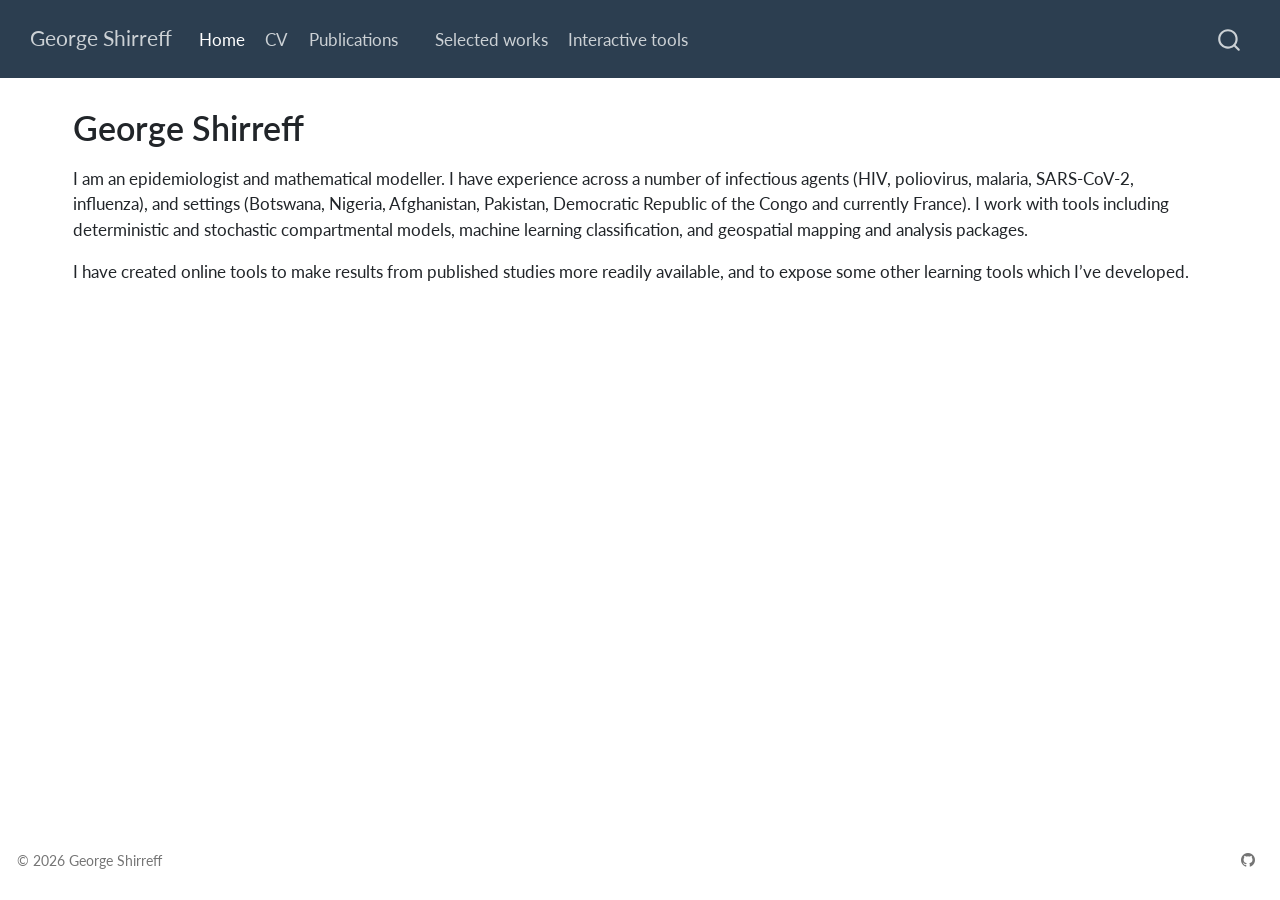
<file: docs/index.html>
<!DOCTYPE html>
<html xmlns="http://www.w3.org/1999/xhtml" lang="en" xml:lang="en"><head>

<meta charset="utf-8">
<meta name="generator" content="quarto-1.10.18">

<meta name="viewport" content="width=device-width, initial-scale=1.0, user-scalable=yes">


<title>George Shirreff</title>
<style>
/* Default styles provided by pandoc.
** See https://pandoc.org/MANUAL.html#variables-for-html for config info.
*/
span.smallcaps{font-variant: small-caps;}
div.columns{display: flex; gap: 1.5em;}
div.column{flex: auto;}
@media screen {
div.columns{gap: min(4vw, 1.5em);}
div.column{overflow-x: auto;}
}
div.hanging-indent{margin-left: 1.5em; text-indent: -1.5em;}
ul.task-list{list-style: none;}
ul.task-list li input[type="checkbox"] {
  width: 0.8em;
  margin: 0 0.8em 0.2em -1em; /* quarto-specific, see https://github.com/quarto-dev/quarto-cli/issues/4556 */ 
  vertical-align: middle;
}
</style>


<script src="site_libs/quarto-nav/quarto-nav.js"></script>
<script src="site_libs/quarto-nav/headroom.min.js"></script>
<script src="site_libs/clipboard/clipboard.min.js"></script>
<script src="site_libs/quarto-search/autocomplete.umd.js"></script>
<script src="site_libs/quarto-search/fuse.min.js"></script>
<script src="site_libs/quarto-search/quarto-search.js"></script>
<meta name="quarto:offset" content="./">
<script src="site_libs/quarto-html/quarto.js" type="module"></script>
<script src="site_libs/quarto-html/tabsets/tabsets.js" type="module"></script>
<script src="site_libs/quarto-html/popper.min.js"></script>
<script src="site_libs/quarto-html/tippy.umd.min.js"></script>
<script src="site_libs/quarto-html/anchor.min.js"></script>
<link href="site_libs/quarto-html/tippy.css" rel="stylesheet">
<link href="site_libs/quarto-html/quarto-syntax-highlighting-64a204ab8560d761af7679ceaba22944.css" rel="stylesheet" id="quarto-text-highlighting-styles">
<script src="site_libs/bootstrap/bootstrap.min.js"></script>
<link href="site_libs/bootstrap/bootstrap-icons.css" rel="stylesheet">
<link href="site_libs/bootstrap/bootstrap-92404dd89b1444827012a9e3a58cda88.min.css" rel="stylesheet" append-hash="true" id="quarto-bootstrap" data-mode="light">
<script id="quarto-search-options" type="application/json">{
  "location": "navbar",
  "copy-button": false,
  "collapse-after": 3,
  "panel-placement": "end",
  "type": "overlay",
  "limit": 50,
  "keyboard-shortcut": [
    "f",
    "/",
    "s"
  ],
  "show-item-context": false,
  "language": {
    "search-no-results-text": "No results",
    "search-matching-documents-text": "matching documents",
    "search-copy-link-title": "Copy link to search",
    "search-hide-matches-text": "Hide additional matches",
    "search-more-match-text": "more match in this document",
    "search-more-matches-text": "more matches in this document",
    "search-clear-button-title": "Clear",
    "search-text-placeholder": "",
    "search-detached-cancel-button-title": "Cancel",
    "search-submit-button-title": "Submit",
    "search-label": "Search"
  }
}</script>
<style>html{ scroll-behavior: smooth; }</style>


<link rel="stylesheet" href="styles.css">
</head>

<body class="nav-fixed quarto-light">

<div id="quarto-search-results"></div>
  <header id="quarto-header" class="headroom fixed-top">
    <nav class="navbar navbar-expand-lg " data-bs-theme="dark">
      <div class="navbar-container container-fluid">
      <div class="navbar-brand-container mx-auto">
    <a class="navbar-brand" href="./index.html">
    <span class="navbar-title">George Shirreff</span>
    </a>
  </div>
            <div id="quarto-search" class="" title="Search"></div>
          <button class="navbar-toggler" type="button" data-bs-toggle="collapse" data-bs-target="#navbarCollapse" aria-controls="navbarCollapse" role="menu" aria-expanded="false" aria-label="Toggle navigation" onclick="if (window.quartoToggleHeadroom) { window.quartoToggleHeadroom(); }">
  <span class="navbar-toggler-icon"></span>
</button>
          <div class="collapse navbar-collapse" id="navbarCollapse">
            <ul class="navbar-nav navbar-nav-scroll me-auto">
  <li class="nav-item">
    <a class="nav-link active" href="./index.html" aria-current="page"> 
<span class="menu-text">Home</span></a>
  </li>  
  <li class="nav-item">
    <a class="nav-link" href="./cv.html"> 
<span class="menu-text">CV</span></a>
  </li>  
  <li class="nav-item">
    <a class="nav-link" href="./publications.html"> 
<span class="menu-text">Publications</span></a>
  </li>  
  <li class="nav-item compact">
    <a class="nav-link" href="./french_numbers.qmd"> 
<span class="menu-text"></span></a>
  </li>  
  <li class="nav-item">
    <a class="nav-link" href="./travaux.html"> 
<span class="menu-text">Selected works</span></a>
  </li>  
  <li class="nav-item">
    <a class="nav-link" href="./interactives.html"> 
<span class="menu-text">Interactive tools</span></a>
  </li>  
</ul>
          </div> <!-- /navcollapse -->
            <div class="quarto-navbar-tools">
</div>
      </div> <!-- /container-fluid -->
    </nav>
</header>
<!-- content -->
<div id="quarto-content" class="quarto-container page-columns page-rows-contents page-layout-full page-navbar">
<!-- sidebar -->
<!-- margin-sidebar -->
    <div id="quarto-margin-sidebar" class="sidebar margin-sidebar zindex-bottom">
        
    </div>
<!-- main -->
<main class="content column-page" id="quarto-document-content">

<header id="title-block-header" class="quarto-title-block default">
<div class="quarto-title">
<h1 class="title">George Shirreff</h1>
</div>



<div class="quarto-title-meta column-page">

    
  
    
  </div>
  


</header>


<p>I am an epidemiologist and mathematical modeller. I have experience across a number of infectious agents (HIV, poliovirus, malaria, SARS-CoV-2, influenza), and settings (Botswana, Nigeria, Afghanistan, Pakistan, Democratic Republic of the Congo and currently France). I work with tools including deterministic and stochastic compartmental models, machine learning classification, and geospatial mapping and analysis packages.</p>
<p>I have created online tools to make results from published studies more readily available, and to expose some other learning tools which I’ve developed.</p>
<!-- [CV](cv.qmd){.btn .btn-primary} -->
<!-- [Publications](publications.qmd){.btn .btn-primary} -->
<!-- [Research](travaux.qmd){.btn .btn-primary} -->
<!-- [Interactive tools](french_numbers.qmd){.btn .btn-outline-primary} -->



</main> <!-- /main -->
<script id="quarto-html-after-body" type="application/javascript">
  window.document.addEventListener("DOMContentLoaded", function (event) {
    const icon = "";
    const anchorJS = new window.AnchorJS();
    anchorJS.options = {
      placement: 'right',
      icon: icon
    };
    anchorJS.add('.anchored');
    const isCodeAnnotation = (el) => {
      for (const clz of el.classList) {
        if (clz.startsWith('code-annotation-')) {                     
          return true;
        }
      }
      return false;
    }
    const onCopySuccess = function(e) {
      // button target
      const button = e.trigger;
      // don't keep focus
      button.blur();
      // flash "checked"
      button.classList.add('code-copy-button-checked');
      var currentTitle = button.getAttribute("title");
      button.setAttribute("title", "Copied!");
      let tooltip;
      if (window.bootstrap) {
        button.setAttribute("data-bs-toggle", "tooltip");
        button.setAttribute("data-bs-placement", "left");
        button.setAttribute("data-bs-title", "Copied!");
        tooltip = new bootstrap.Tooltip(button, 
          { trigger: "manual", 
            customClass: "code-copy-button-tooltip",
            offset: [0, -8]});
        tooltip.show();    
      }
      setTimeout(function() {
        if (tooltip) {
          tooltip.hide();
          button.removeAttribute("data-bs-title");
          button.removeAttribute("data-bs-toggle");
          button.removeAttribute("data-bs-placement");
        }
        button.setAttribute("title", currentTitle);
        button.classList.remove('code-copy-button-checked');
      }, 1000);
      // clear code selection
      e.clearSelection();
    }
    const getTextToCopy = function(trigger) {
      const outerScaffold = trigger.parentElement.cloneNode(true);
      const codeEl = outerScaffold.querySelector('code');
      for (const childEl of codeEl.children) {
        if (isCodeAnnotation(childEl)) {
          childEl.remove();
        }
      }
      return codeEl.innerText;
    }
    const clipboard = new window.ClipboardJS('.code-copy-button:not([data-in-quarto-modal])', {
      text: getTextToCopy
    });
    clipboard.on('success', onCopySuccess);
    if (window.document.getElementById('quarto-embedded-source-code-modal')) {
      const clipboardModal = new window.ClipboardJS('.code-copy-button[data-in-quarto-modal]', {
        text: getTextToCopy,
        container: window.document.getElementById('quarto-embedded-source-code-modal')
      });
      clipboardModal.on('success', onCopySuccess);
    }
      var localhostRegex = new RegExp(/^(?:http|https):\/\/localhost\:?[0-9]*\//);
      var mailtoRegex = new RegExp(/^mailto:/);
        var filterRegex = new RegExp('/' + window.location.host + '/');
      var isInternal = (href) => {
          return filterRegex.test(href) || localhostRegex.test(href) || mailtoRegex.test(href);
      }
      // Inspect non-navigation links and adorn them if external
     var links = window.document.querySelectorAll('a[href]:not(.nav-link):not(.navbar-brand):not(.toc-action):not(.sidebar-link):not(.sidebar-item-toggle):not(.pagination-link):not(.no-external):not([aria-hidden]):not(.dropdown-item):not(.quarto-navigation-tool):not(.about-link)');
      for (var i=0; i<links.length; i++) {
        const link = links[i];
        if (!isInternal(link.href)) {
          // undo the damage that might have been done by quarto-nav.js in the case of
          // links that we want to consider external
          if (link.dataset.originalHref !== undefined) {
            link.href = link.dataset.originalHref;
          }
        }
      }
    function tippyHover(el, contentFn, onTriggerFn, onUntriggerFn) {
      const config = {
        allowHTML: true,
        maxWidth: 500,
        delay: 100,
        arrow: false,
        appendTo: function(el) {
            return el.parentElement;
        },
        interactive: true,
        interactiveBorder: 10,
        theme: 'quarto',
        placement: 'bottom-start',
      };
      if (contentFn) {
        config.content = contentFn;
      }
      if (onTriggerFn) {
        config.onTrigger = onTriggerFn;
      }
      if (onUntriggerFn) {
        config.onUntrigger = onUntriggerFn;
      }
      window.tippy(el, config); 
    }
    const noterefs = window.document.querySelectorAll('a[role="doc-noteref"]');
    for (var i=0; i<noterefs.length; i++) {
      const ref = noterefs[i];
      tippyHover(ref, function() {
        // use id or data attribute instead here
        let href = ref.getAttribute('data-footnote-href') || ref.getAttribute('href');
        try { href = new URL(href).hash; } catch {}
        const id = href.replace(/^#\/?/, "");
        const note = window.document.getElementById(id);
        if (note) {
          return note.innerHTML;
        } else {
          return "";
        }
      });
    }
    const xrefs = window.document.querySelectorAll('a.quarto-xref');
    const processXRef = (id, note) => {
      // Strip column container classes
      const stripColumnClz = (el) => {
        el.classList.remove("page-full", "page-columns");
        if (el.children) {
          for (const child of el.children) {
            stripColumnClz(child);
          }
        }
      }
      stripColumnClz(note)
      if (id === null || id.startsWith('sec-')) {
        // Special case sections, only their first couple elements
        const container = document.createElement("div");
        if (note.children && note.children.length > 2) {
          container.appendChild(note.children[0].cloneNode(true));
          for (let i = 1; i < note.children.length; i++) {
            const child = note.children[i];
            if (child.tagName === "P" && child.innerText === "") {
              continue;
            } else {
              container.appendChild(child.cloneNode(true));
              break;
            }
          }
          if (window.Quarto?.typesetMath) {
            window.Quarto.typesetMath(container);
          }
          return container.innerHTML
        } else {
          if (window.Quarto?.typesetMath) {
            window.Quarto.typesetMath(note);
          }
          return note.innerHTML;
        }
      } else {
        // Remove any anchor links if they are present
        const anchorLink = note.querySelector('a.anchorjs-link');
        if (anchorLink) {
          anchorLink.remove();
        }
        if (window.Quarto?.typesetMath) {
          window.Quarto.typesetMath(note);
        }
        if (note.classList.contains("callout")) {
          return note.outerHTML;
        } else {
          return note.innerHTML;
        }
      }
    }
    for (var i=0; i<xrefs.length; i++) {
      const xref = xrefs[i];
      tippyHover(xref, undefined, function(instance) {
        instance.disable();
        let url = xref.getAttribute('href');
        let hash = undefined; 
        if (url.startsWith('#')) {
          hash = url;
        } else {
          try { hash = new URL(url).hash; } catch {}
        }
        if (hash) {
          const id = hash.replace(/^#\/?/, "");
          const note = window.document.getElementById(id);
          if (note !== null) {
            try {
              const html = processXRef(id, note.cloneNode(true));
              instance.setContent(html);
            } finally {
              instance.enable();
              instance.show();
            }
          } else {
            // See if we can fetch this
            fetch(url.split('#')[0])
            .then(res => res.text())
            .then(html => {
              const parser = new DOMParser();
              const htmlDoc = parser.parseFromString(html, "text/html");
              const note = htmlDoc.getElementById(id);
              if (note !== null) {
                const html = processXRef(id, note);
                instance.setContent(html);
              } 
            }).finally(() => {
              instance.enable();
              instance.show();
            });
          }
        } else {
          // See if we can fetch a full url (with no hash to target)
          // This is a special case and we should probably do some content thinning / targeting
          fetch(url)
          .then(res => res.text())
          .then(html => {
            const parser = new DOMParser();
            const htmlDoc = parser.parseFromString(html, "text/html");
            const note = htmlDoc.querySelector('main.content');
            if (note !== null) {
              // This should only happen for chapter cross references
              // (since there is no id in the URL)
              // remove the first header
              if (note.children.length > 0 && note.children[0].tagName === "HEADER") {
                note.children[0].remove();
              }
              const html = processXRef(null, note);
              instance.setContent(html);
            } 
          }).finally(() => {
            instance.enable();
            instance.show();
          });
        }
      }, function(instance) {
      });
    }
        let selectedAnnoteEl;
        const selectorForAnnotation = ( cell, annotation) => {
          let cellAttr = 'data-code-cell="' + cell + '"';
          let lineAttr = 'data-code-annotation="' +  annotation + '"';
          const selector = 'span[' + cellAttr + '][' + lineAttr + ']';
          return selector;
        }
        const selectCodeLines = (annoteEl) => {
          const doc = window.document;
          const targetCell = annoteEl.getAttribute("data-target-cell");
          const targetAnnotation = annoteEl.getAttribute("data-target-annotation");
          const annoteSpan = window.document.querySelector(selectorForAnnotation(targetCell, targetAnnotation));
          const lines = annoteSpan.getAttribute("data-code-lines").split(",");
          const lineIds = lines.map((line) => {
            return targetCell + "-" + line;
          })
          let top = null;
          let height = null;
          let parent = null;
          if (lineIds.length > 0) {
              //compute the position of the single el (top and bottom and make a div)
              const el = window.document.getElementById(lineIds[0]);
              top = el.offsetTop;
              height = el.offsetHeight;
              parent = el.parentElement.parentElement;
            if (lineIds.length > 1) {
              const lastEl = window.document.getElementById(lineIds[lineIds.length - 1]);
              const bottom = lastEl.offsetTop + lastEl.offsetHeight;
              height = bottom - top;
            }
            if (top !== null && height !== null && parent !== null) {
              // cook up a div (if necessary) and position it 
              let div = window.document.getElementById("code-annotation-line-highlight");
              if (div === null) {
                div = window.document.createElement("div");
                div.setAttribute("id", "code-annotation-line-highlight");
                div.style.position = 'absolute';
                parent.appendChild(div);
              }
              div.style.top = top - 2 + "px";
              div.style.height = height + 4 + "px";
              div.style.left = 0;
              let gutterDiv = window.document.getElementById("code-annotation-line-highlight-gutter");
              if (gutterDiv === null) {
                gutterDiv = window.document.createElement("div");
                gutterDiv.setAttribute("id", "code-annotation-line-highlight-gutter");
                gutterDiv.style.position = 'absolute';
                const codeCell = window.document.getElementById(targetCell);
                const gutter = codeCell.querySelector('.code-annotation-gutter');
                gutter.appendChild(gutterDiv);
              }
              gutterDiv.style.top = top - 2 + "px";
              gutterDiv.style.height = height + 4 + "px";
            }
            selectedAnnoteEl = annoteEl;
          }
        };
        const unselectCodeLines = () => {
          const elementsIds = ["code-annotation-line-highlight", "code-annotation-line-highlight-gutter"];
          elementsIds.forEach((elId) => {
            const div = window.document.getElementById(elId);
            if (div) {
              div.remove();
            }
          });
          selectedAnnoteEl = undefined;
        };
          // Handle positioning of the toggle
      window.addEventListener(
        "resize",
        throttle(() => {
          elRect = undefined;
          if (selectedAnnoteEl) {
            selectCodeLines(selectedAnnoteEl);
          }
        }, 10)
      );
      function throttle(fn, ms) {
      let throttle = false;
      let timer;
        return (...args) => {
          if(!throttle) { // first call gets through
              fn.apply(this, args);
              throttle = true;
          } else { // all the others get throttled
              if(timer) clearTimeout(timer); // cancel #2
              timer = setTimeout(() => {
                fn.apply(this, args);
                timer = throttle = false;
              }, ms);
          }
        };
      }
        // Attach click handler to the DT
        const annoteDls = window.document.querySelectorAll('dt[data-target-cell]');
        for (const annoteDlNode of annoteDls) {
          annoteDlNode.addEventListener('click', (event) => {
            const clickedEl = event.target;
            if (clickedEl !== selectedAnnoteEl) {
              unselectCodeLines();
              const activeEl = window.document.querySelector('dt[data-target-cell].code-annotation-active');
              if (activeEl) {
                activeEl.classList.remove('code-annotation-active');
              }
              selectCodeLines(clickedEl);
              clickedEl.classList.add('code-annotation-active');
            } else {
              // Unselect the line
              unselectCodeLines();
              clickedEl.classList.remove('code-annotation-active');
            }
          });
        }
    const findCites = (el) => {
      const parentEl = el.parentElement;
      if (parentEl) {
        const cites = parentEl.dataset.cites;
        if (cites) {
          return {
            el,
            cites: cites.split(' ')
          };
        } else {
          return findCites(el.parentElement)
        }
      } else {
        return undefined;
      }
    };
    var bibliorefs = window.document.querySelectorAll('a[role="doc-biblioref"]');
    for (var i=0; i<bibliorefs.length; i++) {
      const ref = bibliorefs[i];
      const citeInfo = findCites(ref);
      if (citeInfo) {
        tippyHover(citeInfo.el, function() {
          var popup = window.document.createElement('div');
          citeInfo.cites.forEach(function(cite) {
            var citeDiv = window.document.createElement('div');
            citeDiv.classList.add('hanging-indent');
            citeDiv.classList.add('csl-entry');
            var biblioDiv = window.document.getElementById('ref-' + cite);
            if (biblioDiv) {
              citeDiv.innerHTML = biblioDiv.innerHTML;
            }
            popup.appendChild(citeDiv);
          });
          return popup.innerHTML;
        });
      }
    }
  });
  </script>
</div> <!-- /content -->
<footer class="footer">
  <div class="nav-footer">
    <div class="nav-footer-left">
<p>© 2026 George Shirreff</p>
</div>   
    <div class="nav-footer-center">
      &nbsp;
    </div>
    <div class="nav-footer-right">
      <ul class="footer-items list-unstyled">
    <li class="nav-item compact">
    <a class="nav-link" href="https://github.com/georgeshirreff">
      <i class="bi bi-github" role="img">
</i> 
    </a>
  </li>  
</ul>
    </div>
  </div>
</footer>




<script src="site_libs/quarto-html/zenscroll-min.js"></script>
</body></html>
</file>
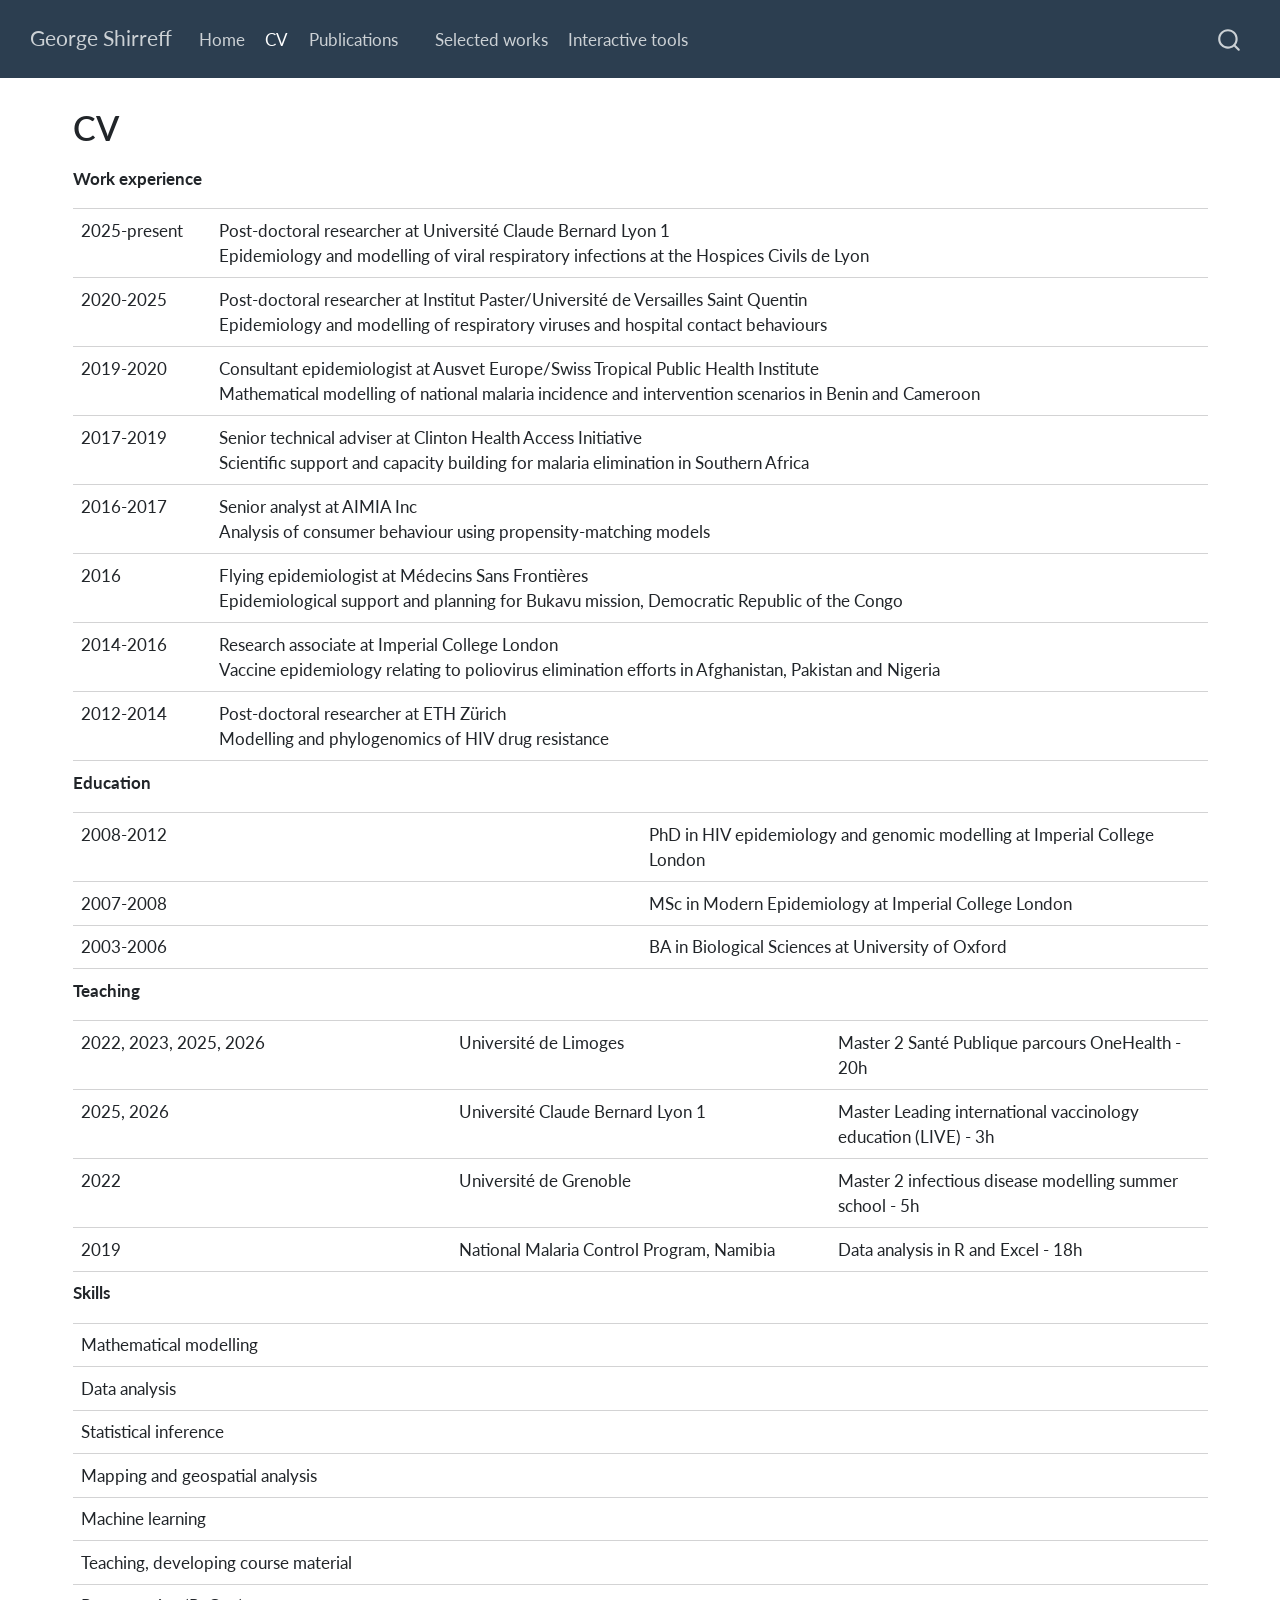
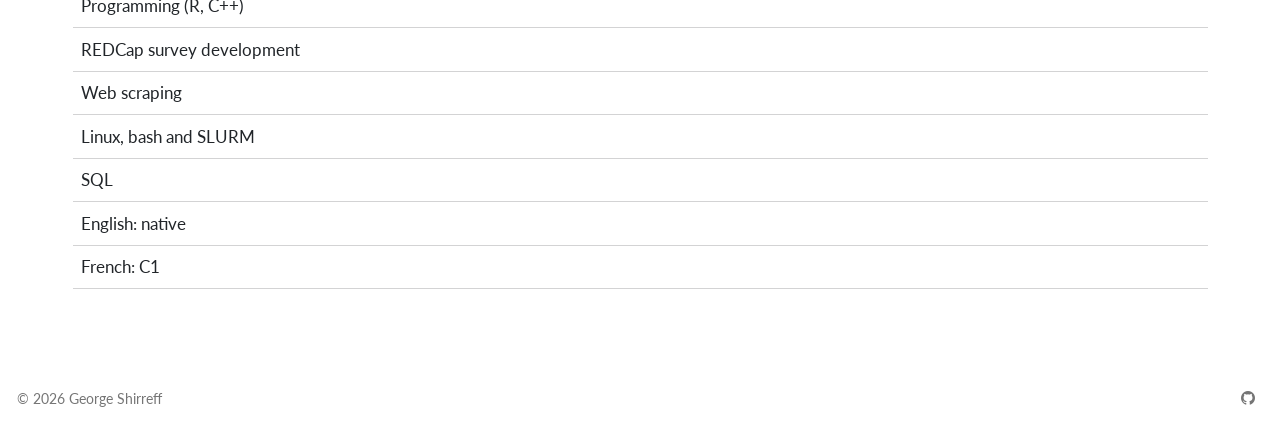
<file: docs/cv.html>
<!DOCTYPE html>
<html xmlns="http://www.w3.org/1999/xhtml" lang="en" xml:lang="en"><head>

<meta charset="utf-8">
<meta name="generator" content="quarto-1.10.18">

<meta name="viewport" content="width=device-width, initial-scale=1.0, user-scalable=yes">


<title>CV – George Shirreff</title>
<style>
/* Default styles provided by pandoc.
** See https://pandoc.org/MANUAL.html#variables-for-html for config info.
*/
span.smallcaps{font-variant: small-caps;}
div.columns{display: flex; gap: 1.5em;}
div.column{flex: auto;}
@media screen {
div.columns{gap: min(4vw, 1.5em);}
div.column{overflow-x: auto;}
}
div.hanging-indent{margin-left: 1.5em; text-indent: -1.5em;}
ul.task-list{list-style: none;}
ul.task-list li input[type="checkbox"] {
  width: 0.8em;
  margin: 0 0.8em 0.2em -1em; /* quarto-specific, see https://github.com/quarto-dev/quarto-cli/issues/4556 */ 
  vertical-align: middle;
}
</style>


<script src="site_libs/quarto-nav/quarto-nav.js"></script>
<script src="site_libs/quarto-nav/headroom.min.js"></script>
<script src="site_libs/clipboard/clipboard.min.js"></script>
<script src="site_libs/quarto-search/autocomplete.umd.js"></script>
<script src="site_libs/quarto-search/fuse.min.js"></script>
<script src="site_libs/quarto-search/quarto-search.js"></script>
<meta name="quarto:offset" content="./">
<script src="site_libs/quarto-html/quarto.js" type="module"></script>
<script src="site_libs/quarto-html/tabsets/tabsets.js" type="module"></script>
<script src="site_libs/quarto-html/popper.min.js"></script>
<script src="site_libs/quarto-html/tippy.umd.min.js"></script>
<script src="site_libs/quarto-html/anchor.min.js"></script>
<link href="site_libs/quarto-html/tippy.css" rel="stylesheet">
<link href="site_libs/quarto-html/quarto-syntax-highlighting-64a204ab8560d761af7679ceaba22944.css" rel="stylesheet" id="quarto-text-highlighting-styles">
<script src="site_libs/bootstrap/bootstrap.min.js"></script>
<link href="site_libs/bootstrap/bootstrap-icons.css" rel="stylesheet">
<link href="site_libs/bootstrap/bootstrap-92404dd89b1444827012a9e3a58cda88.min.css" rel="stylesheet" append-hash="true" id="quarto-bootstrap" data-mode="light">
<script id="quarto-search-options" type="application/json">{
  "location": "navbar",
  "copy-button": false,
  "collapse-after": 3,
  "panel-placement": "end",
  "type": "overlay",
  "limit": 50,
  "keyboard-shortcut": [
    "f",
    "/",
    "s"
  ],
  "show-item-context": false,
  "language": {
    "search-no-results-text": "No results",
    "search-matching-documents-text": "matching documents",
    "search-copy-link-title": "Copy link to search",
    "search-hide-matches-text": "Hide additional matches",
    "search-more-match-text": "more match in this document",
    "search-more-matches-text": "more matches in this document",
    "search-clear-button-title": "Clear",
    "search-text-placeholder": "",
    "search-detached-cancel-button-title": "Cancel",
    "search-submit-button-title": "Submit",
    "search-label": "Search"
  }
}</script>
<style>html{ scroll-behavior: smooth; }</style>


<link rel="stylesheet" href="styles.css">
</head>

<body class="nav-fixed quarto-light">

<div id="quarto-search-results"></div>
  <header id="quarto-header" class="headroom fixed-top">
    <nav class="navbar navbar-expand-lg " data-bs-theme="dark">
      <div class="navbar-container container-fluid">
      <div class="navbar-brand-container mx-auto">
    <a class="navbar-brand" href="./index.html">
    <span class="navbar-title">George Shirreff</span>
    </a>
  </div>
            <div id="quarto-search" class="" title="Search"></div>
          <button class="navbar-toggler" type="button" data-bs-toggle="collapse" data-bs-target="#navbarCollapse" aria-controls="navbarCollapse" role="menu" aria-expanded="false" aria-label="Toggle navigation" onclick="if (window.quartoToggleHeadroom) { window.quartoToggleHeadroom(); }">
  <span class="navbar-toggler-icon"></span>
</button>
          <div class="collapse navbar-collapse" id="navbarCollapse">
            <ul class="navbar-nav navbar-nav-scroll me-auto">
  <li class="nav-item">
    <a class="nav-link" href="./index.html"> 
<span class="menu-text">Home</span></a>
  </li>  
  <li class="nav-item">
    <a class="nav-link active" href="./cv.html" aria-current="page"> 
<span class="menu-text">CV</span></a>
  </li>  
  <li class="nav-item">
    <a class="nav-link" href="./publications.html"> 
<span class="menu-text">Publications</span></a>
  </li>  
  <li class="nav-item compact">
    <a class="nav-link" href="./french_numbers.qmd"> 
<span class="menu-text"></span></a>
  </li>  
  <li class="nav-item">
    <a class="nav-link" href="./travaux.html"> 
<span class="menu-text">Selected works</span></a>
  </li>  
  <li class="nav-item">
    <a class="nav-link" href="./interactives.html"> 
<span class="menu-text">Interactive tools</span></a>
  </li>  
</ul>
          </div> <!-- /navcollapse -->
            <div class="quarto-navbar-tools">
</div>
      </div> <!-- /container-fluid -->
    </nav>
</header>
<!-- content -->
<div id="quarto-content" class="quarto-container page-columns page-rows-contents page-layout-full page-navbar">
<!-- sidebar -->
<!-- margin-sidebar -->
    <div id="quarto-margin-sidebar" class="sidebar margin-sidebar zindex-bottom">
        
    </div>
<!-- main -->
<main class="content column-page" id="quarto-document-content">

<header id="title-block-header" class="quarto-title-block default">
<div class="quarto-title">
<h1 class="title">CV</h1>
</div>



<div class="quarto-title-meta column-page">

    
  
    
  </div>
  


</header>


<p><strong>Work experience</strong></p>
<table class="caption-top table">
<colgroup>
<col style="width: 12%">
<col style="width: 87%">
</colgroup>
<tbody>
<tr class="odd">
<td>2025-present</td>
<td>Post-doctoral researcher at Université Claude Bernard Lyon 1<br>
Epidemiology and modelling of viral respiratory infections at the Hospices Civils de Lyon</td>
</tr>
<tr class="even">
<td>2020-2025</td>
<td>Post-doctoral researcher at Institut Paster/Université de Versailles Saint Quentin<br>
Epidemiology and modelling of respiratory viruses and hospital contact behaviours</td>
</tr>
<tr class="odd">
<td>2019-2020</td>
<td>Consultant epidemiologist at Ausvet Europe/Swiss Tropical Public Health Institute<br>
Mathematical modelling of national malaria incidence and intervention scenarios in Benin and Cameroon</td>
</tr>
<tr class="even">
<td>2017-2019</td>
<td>Senior technical adviser at Clinton Health Access Initiative<br>
Scientific support and capacity building for malaria elimination in Southern Africa</td>
</tr>
<tr class="odd">
<td>2016-2017</td>
<td>Senior analyst at AIMIA Inc<br>
Analysis of consumer behaviour using propensity-matching models</td>
</tr>
<tr class="even">
<td>2016</td>
<td>Flying epidemiologist at Médecins Sans Frontières<br>
Epidemiological support and planning for Bukavu mission, Democratic Republic of the Congo</td>
</tr>
<tr class="odd">
<td>2014-2016</td>
<td>Research associate at Imperial College London<br>
Vaccine epidemiology relating to poliovirus elimination efforts in Afghanistan, Pakistan and Nigeria</td>
</tr>
<tr class="even">
<td>2012-2014</td>
<td>Post-doctoral researcher at ETH Zürich<br>
Modelling and phylogenomics of HIV drug resistance</td>
</tr>
</tbody>
</table>
<p><strong>Education</strong></p>
<table class="caption-top table">
<colgroup>
<col style="width: 50%">
<col style="width: 50%">
</colgroup>
<tbody>
<tr class="odd">
<td>2008-2012</td>
<td>PhD in HIV epidemiology and genomic modelling at Imperial College London</td>
</tr>
<tr class="even">
<td>2007-2008</td>
<td>MSc in Modern Epidemiology at Imperial College London</td>
</tr>
<tr class="odd">
<td>2003-2006</td>
<td>BA in Biological Sciences at University of Oxford</td>
</tr>
</tbody>
</table>
<p><strong>Teaching</strong></p>
<table class="caption-top table">
<colgroup>
<col style="width: 33%">
<col style="width: 33%">
<col style="width: 33%">
</colgroup>
<tbody>
<tr class="odd">
<td>2022, 2023, 2025, 2026</td>
<td>Université de Limoges</td>
<td>Master 2 Santé Publique parcours OneHealth - 20h</td>
</tr>
<tr class="even">
<td>2025, 2026</td>
<td>Université Claude Bernard Lyon 1</td>
<td>Master Leading international vaccinology education (LIVE) - 3h</td>
</tr>
<tr class="odd">
<td>2022</td>
<td>Université de Grenoble</td>
<td>Master 2 infectious disease modelling summer school - 5h</td>
</tr>
<tr class="even">
<td>2019</td>
<td>National Malaria Control Program, Namibia</td>
<td>Data analysis in R and Excel - 18h</td>
</tr>
</tbody>
</table>
<p><strong>Skills</strong></p>
<table class="caption-top table">
<tbody>
<tr class="odd">
<td>Mathematical modelling</td>
</tr>
<tr class="even">
<td>Data analysis</td>
</tr>
<tr class="odd">
<td>Statistical inference</td>
</tr>
<tr class="even">
<td>Mapping and geospatial analysis</td>
</tr>
<tr class="odd">
<td>Machine learning</td>
</tr>
<tr class="even">
<td>Teaching, developing course material</td>
</tr>
<tr class="odd">
<td>Programming (R, C++)</td>
</tr>
<tr class="even">
<td>REDCap survey development</td>
</tr>
<tr class="odd">
<td>Web scraping</td>
</tr>
<tr class="even">
<td>Linux, bash and SLURM</td>
</tr>
<tr class="odd">
<td>SQL</td>
</tr>
<tr class="even">
<td>English: native</td>
</tr>
<tr class="odd">
<td>French: C1</td>
</tr>
</tbody>
</table>



</main> <!-- /main -->
<script id="quarto-html-after-body" type="application/javascript">
  window.document.addEventListener("DOMContentLoaded", function (event) {
    const icon = "";
    const anchorJS = new window.AnchorJS();
    anchorJS.options = {
      placement: 'right',
      icon: icon
    };
    anchorJS.add('.anchored');
    const isCodeAnnotation = (el) => {
      for (const clz of el.classList) {
        if (clz.startsWith('code-annotation-')) {                     
          return true;
        }
      }
      return false;
    }
    const onCopySuccess = function(e) {
      // button target
      const button = e.trigger;
      // don't keep focus
      button.blur();
      // flash "checked"
      button.classList.add('code-copy-button-checked');
      var currentTitle = button.getAttribute("title");
      button.setAttribute("title", "Copied!");
      let tooltip;
      if (window.bootstrap) {
        button.setAttribute("data-bs-toggle", "tooltip");
        button.setAttribute("data-bs-placement", "left");
        button.setAttribute("data-bs-title", "Copied!");
        tooltip = new bootstrap.Tooltip(button, 
          { trigger: "manual", 
            customClass: "code-copy-button-tooltip",
            offset: [0, -8]});
        tooltip.show();    
      }
      setTimeout(function() {
        if (tooltip) {
          tooltip.hide();
          button.removeAttribute("data-bs-title");
          button.removeAttribute("data-bs-toggle");
          button.removeAttribute("data-bs-placement");
        }
        button.setAttribute("title", currentTitle);
        button.classList.remove('code-copy-button-checked');
      }, 1000);
      // clear code selection
      e.clearSelection();
    }
    const getTextToCopy = function(trigger) {
      const outerScaffold = trigger.parentElement.cloneNode(true);
      const codeEl = outerScaffold.querySelector('code');
      for (const childEl of codeEl.children) {
        if (isCodeAnnotation(childEl)) {
          childEl.remove();
        }
      }
      return codeEl.innerText;
    }
    const clipboard = new window.ClipboardJS('.code-copy-button:not([data-in-quarto-modal])', {
      text: getTextToCopy
    });
    clipboard.on('success', onCopySuccess);
    if (window.document.getElementById('quarto-embedded-source-code-modal')) {
      const clipboardModal = new window.ClipboardJS('.code-copy-button[data-in-quarto-modal]', {
        text: getTextToCopy,
        container: window.document.getElementById('quarto-embedded-source-code-modal')
      });
      clipboardModal.on('success', onCopySuccess);
    }
      var localhostRegex = new RegExp(/^(?:http|https):\/\/localhost\:?[0-9]*\//);
      var mailtoRegex = new RegExp(/^mailto:/);
        var filterRegex = new RegExp('/' + window.location.host + '/');
      var isInternal = (href) => {
          return filterRegex.test(href) || localhostRegex.test(href) || mailtoRegex.test(href);
      }
      // Inspect non-navigation links and adorn them if external
     var links = window.document.querySelectorAll('a[href]:not(.nav-link):not(.navbar-brand):not(.toc-action):not(.sidebar-link):not(.sidebar-item-toggle):not(.pagination-link):not(.no-external):not([aria-hidden]):not(.dropdown-item):not(.quarto-navigation-tool):not(.about-link)');
      for (var i=0; i<links.length; i++) {
        const link = links[i];
        if (!isInternal(link.href)) {
          // undo the damage that might have been done by quarto-nav.js in the case of
          // links that we want to consider external
          if (link.dataset.originalHref !== undefined) {
            link.href = link.dataset.originalHref;
          }
        }
      }
    function tippyHover(el, contentFn, onTriggerFn, onUntriggerFn) {
      const config = {
        allowHTML: true,
        maxWidth: 500,
        delay: 100,
        arrow: false,
        appendTo: function(el) {
            return el.parentElement;
        },
        interactive: true,
        interactiveBorder: 10,
        theme: 'quarto',
        placement: 'bottom-start',
      };
      if (contentFn) {
        config.content = contentFn;
      }
      if (onTriggerFn) {
        config.onTrigger = onTriggerFn;
      }
      if (onUntriggerFn) {
        config.onUntrigger = onUntriggerFn;
      }
      window.tippy(el, config); 
    }
    const noterefs = window.document.querySelectorAll('a[role="doc-noteref"]');
    for (var i=0; i<noterefs.length; i++) {
      const ref = noterefs[i];
      tippyHover(ref, function() {
        // use id or data attribute instead here
        let href = ref.getAttribute('data-footnote-href') || ref.getAttribute('href');
        try { href = new URL(href).hash; } catch {}
        const id = href.replace(/^#\/?/, "");
        const note = window.document.getElementById(id);
        if (note) {
          return note.innerHTML;
        } else {
          return "";
        }
      });
    }
    const xrefs = window.document.querySelectorAll('a.quarto-xref');
    const processXRef = (id, note) => {
      // Strip column container classes
      const stripColumnClz = (el) => {
        el.classList.remove("page-full", "page-columns");
        if (el.children) {
          for (const child of el.children) {
            stripColumnClz(child);
          }
        }
      }
      stripColumnClz(note)
      if (id === null || id.startsWith('sec-')) {
        // Special case sections, only their first couple elements
        const container = document.createElement("div");
        if (note.children && note.children.length > 2) {
          container.appendChild(note.children[0].cloneNode(true));
          for (let i = 1; i < note.children.length; i++) {
            const child = note.children[i];
            if (child.tagName === "P" && child.innerText === "") {
              continue;
            } else {
              container.appendChild(child.cloneNode(true));
              break;
            }
          }
          if (window.Quarto?.typesetMath) {
            window.Quarto.typesetMath(container);
          }
          return container.innerHTML
        } else {
          if (window.Quarto?.typesetMath) {
            window.Quarto.typesetMath(note);
          }
          return note.innerHTML;
        }
      } else {
        // Remove any anchor links if they are present
        const anchorLink = note.querySelector('a.anchorjs-link');
        if (anchorLink) {
          anchorLink.remove();
        }
        if (window.Quarto?.typesetMath) {
          window.Quarto.typesetMath(note);
        }
        if (note.classList.contains("callout")) {
          return note.outerHTML;
        } else {
          return note.innerHTML;
        }
      }
    }
    for (var i=0; i<xrefs.length; i++) {
      const xref = xrefs[i];
      tippyHover(xref, undefined, function(instance) {
        instance.disable();
        let url = xref.getAttribute('href');
        let hash = undefined; 
        if (url.startsWith('#')) {
          hash = url;
        } else {
          try { hash = new URL(url).hash; } catch {}
        }
        if (hash) {
          const id = hash.replace(/^#\/?/, "");
          const note = window.document.getElementById(id);
          if (note !== null) {
            try {
              const html = processXRef(id, note.cloneNode(true));
              instance.setContent(html);
            } finally {
              instance.enable();
              instance.show();
            }
          } else {
            // See if we can fetch this
            fetch(url.split('#')[0])
            .then(res => res.text())
            .then(html => {
              const parser = new DOMParser();
              const htmlDoc = parser.parseFromString(html, "text/html");
              const note = htmlDoc.getElementById(id);
              if (note !== null) {
                const html = processXRef(id, note);
                instance.setContent(html);
              } 
            }).finally(() => {
              instance.enable();
              instance.show();
            });
          }
        } else {
          // See if we can fetch a full url (with no hash to target)
          // This is a special case and we should probably do some content thinning / targeting
          fetch(url)
          .then(res => res.text())
          .then(html => {
            const parser = new DOMParser();
            const htmlDoc = parser.parseFromString(html, "text/html");
            const note = htmlDoc.querySelector('main.content');
            if (note !== null) {
              // This should only happen for chapter cross references
              // (since there is no id in the URL)
              // remove the first header
              if (note.children.length > 0 && note.children[0].tagName === "HEADER") {
                note.children[0].remove();
              }
              const html = processXRef(null, note);
              instance.setContent(html);
            } 
          }).finally(() => {
            instance.enable();
            instance.show();
          });
        }
      }, function(instance) {
      });
    }
        let selectedAnnoteEl;
        const selectorForAnnotation = ( cell, annotation) => {
          let cellAttr = 'data-code-cell="' + cell + '"';
          let lineAttr = 'data-code-annotation="' +  annotation + '"';
          const selector = 'span[' + cellAttr + '][' + lineAttr + ']';
          return selector;
        }
        const selectCodeLines = (annoteEl) => {
          const doc = window.document;
          const targetCell = annoteEl.getAttribute("data-target-cell");
          const targetAnnotation = annoteEl.getAttribute("data-target-annotation");
          const annoteSpan = window.document.querySelector(selectorForAnnotation(targetCell, targetAnnotation));
          const lines = annoteSpan.getAttribute("data-code-lines").split(",");
          const lineIds = lines.map((line) => {
            return targetCell + "-" + line;
          })
          let top = null;
          let height = null;
          let parent = null;
          if (lineIds.length > 0) {
              //compute the position of the single el (top and bottom and make a div)
              const el = window.document.getElementById(lineIds[0]);
              top = el.offsetTop;
              height = el.offsetHeight;
              parent = el.parentElement.parentElement;
            if (lineIds.length > 1) {
              const lastEl = window.document.getElementById(lineIds[lineIds.length - 1]);
              const bottom = lastEl.offsetTop + lastEl.offsetHeight;
              height = bottom - top;
            }
            if (top !== null && height !== null && parent !== null) {
              // cook up a div (if necessary) and position it 
              let div = window.document.getElementById("code-annotation-line-highlight");
              if (div === null) {
                div = window.document.createElement("div");
                div.setAttribute("id", "code-annotation-line-highlight");
                div.style.position = 'absolute';
                parent.appendChild(div);
              }
              div.style.top = top - 2 + "px";
              div.style.height = height + 4 + "px";
              div.style.left = 0;
              let gutterDiv = window.document.getElementById("code-annotation-line-highlight-gutter");
              if (gutterDiv === null) {
                gutterDiv = window.document.createElement("div");
                gutterDiv.setAttribute("id", "code-annotation-line-highlight-gutter");
                gutterDiv.style.position = 'absolute';
                const codeCell = window.document.getElementById(targetCell);
                const gutter = codeCell.querySelector('.code-annotation-gutter');
                gutter.appendChild(gutterDiv);
              }
              gutterDiv.style.top = top - 2 + "px";
              gutterDiv.style.height = height + 4 + "px";
            }
            selectedAnnoteEl = annoteEl;
          }
        };
        const unselectCodeLines = () => {
          const elementsIds = ["code-annotation-line-highlight", "code-annotation-line-highlight-gutter"];
          elementsIds.forEach((elId) => {
            const div = window.document.getElementById(elId);
            if (div) {
              div.remove();
            }
          });
          selectedAnnoteEl = undefined;
        };
          // Handle positioning of the toggle
      window.addEventListener(
        "resize",
        throttle(() => {
          elRect = undefined;
          if (selectedAnnoteEl) {
            selectCodeLines(selectedAnnoteEl);
          }
        }, 10)
      );
      function throttle(fn, ms) {
      let throttle = false;
      let timer;
        return (...args) => {
          if(!throttle) { // first call gets through
              fn.apply(this, args);
              throttle = true;
          } else { // all the others get throttled
              if(timer) clearTimeout(timer); // cancel #2
              timer = setTimeout(() => {
                fn.apply(this, args);
                timer = throttle = false;
              }, ms);
          }
        };
      }
        // Attach click handler to the DT
        const annoteDls = window.document.querySelectorAll('dt[data-target-cell]');
        for (const annoteDlNode of annoteDls) {
          annoteDlNode.addEventListener('click', (event) => {
            const clickedEl = event.target;
            if (clickedEl !== selectedAnnoteEl) {
              unselectCodeLines();
              const activeEl = window.document.querySelector('dt[data-target-cell].code-annotation-active');
              if (activeEl) {
                activeEl.classList.remove('code-annotation-active');
              }
              selectCodeLines(clickedEl);
              clickedEl.classList.add('code-annotation-active');
            } else {
              // Unselect the line
              unselectCodeLines();
              clickedEl.classList.remove('code-annotation-active');
            }
          });
        }
    const findCites = (el) => {
      const parentEl = el.parentElement;
      if (parentEl) {
        const cites = parentEl.dataset.cites;
        if (cites) {
          return {
            el,
            cites: cites.split(' ')
          };
        } else {
          return findCites(el.parentElement)
        }
      } else {
        return undefined;
      }
    };
    var bibliorefs = window.document.querySelectorAll('a[role="doc-biblioref"]');
    for (var i=0; i<bibliorefs.length; i++) {
      const ref = bibliorefs[i];
      const citeInfo = findCites(ref);
      if (citeInfo) {
        tippyHover(citeInfo.el, function() {
          var popup = window.document.createElement('div');
          citeInfo.cites.forEach(function(cite) {
            var citeDiv = window.document.createElement('div');
            citeDiv.classList.add('hanging-indent');
            citeDiv.classList.add('csl-entry');
            var biblioDiv = window.document.getElementById('ref-' + cite);
            if (biblioDiv) {
              citeDiv.innerHTML = biblioDiv.innerHTML;
            }
            popup.appendChild(citeDiv);
          });
          return popup.innerHTML;
        });
      }
    }
  });
  </script>
</div> <!-- /content -->
<footer class="footer">
  <div class="nav-footer">
    <div class="nav-footer-left">
<p>© 2026 George Shirreff</p>
</div>   
    <div class="nav-footer-center">
      &nbsp;
    </div>
    <div class="nav-footer-right">
      <ul class="footer-items list-unstyled">
    <li class="nav-item compact">
    <a class="nav-link" href="https://github.com/georgeshirreff">
      <i class="bi bi-github" role="img">
</i> 
    </a>
  </li>  
</ul>
    </div>
  </div>
</footer>




<script src="site_libs/quarto-html/zenscroll-min.js"></script>
</body></html>
</file>
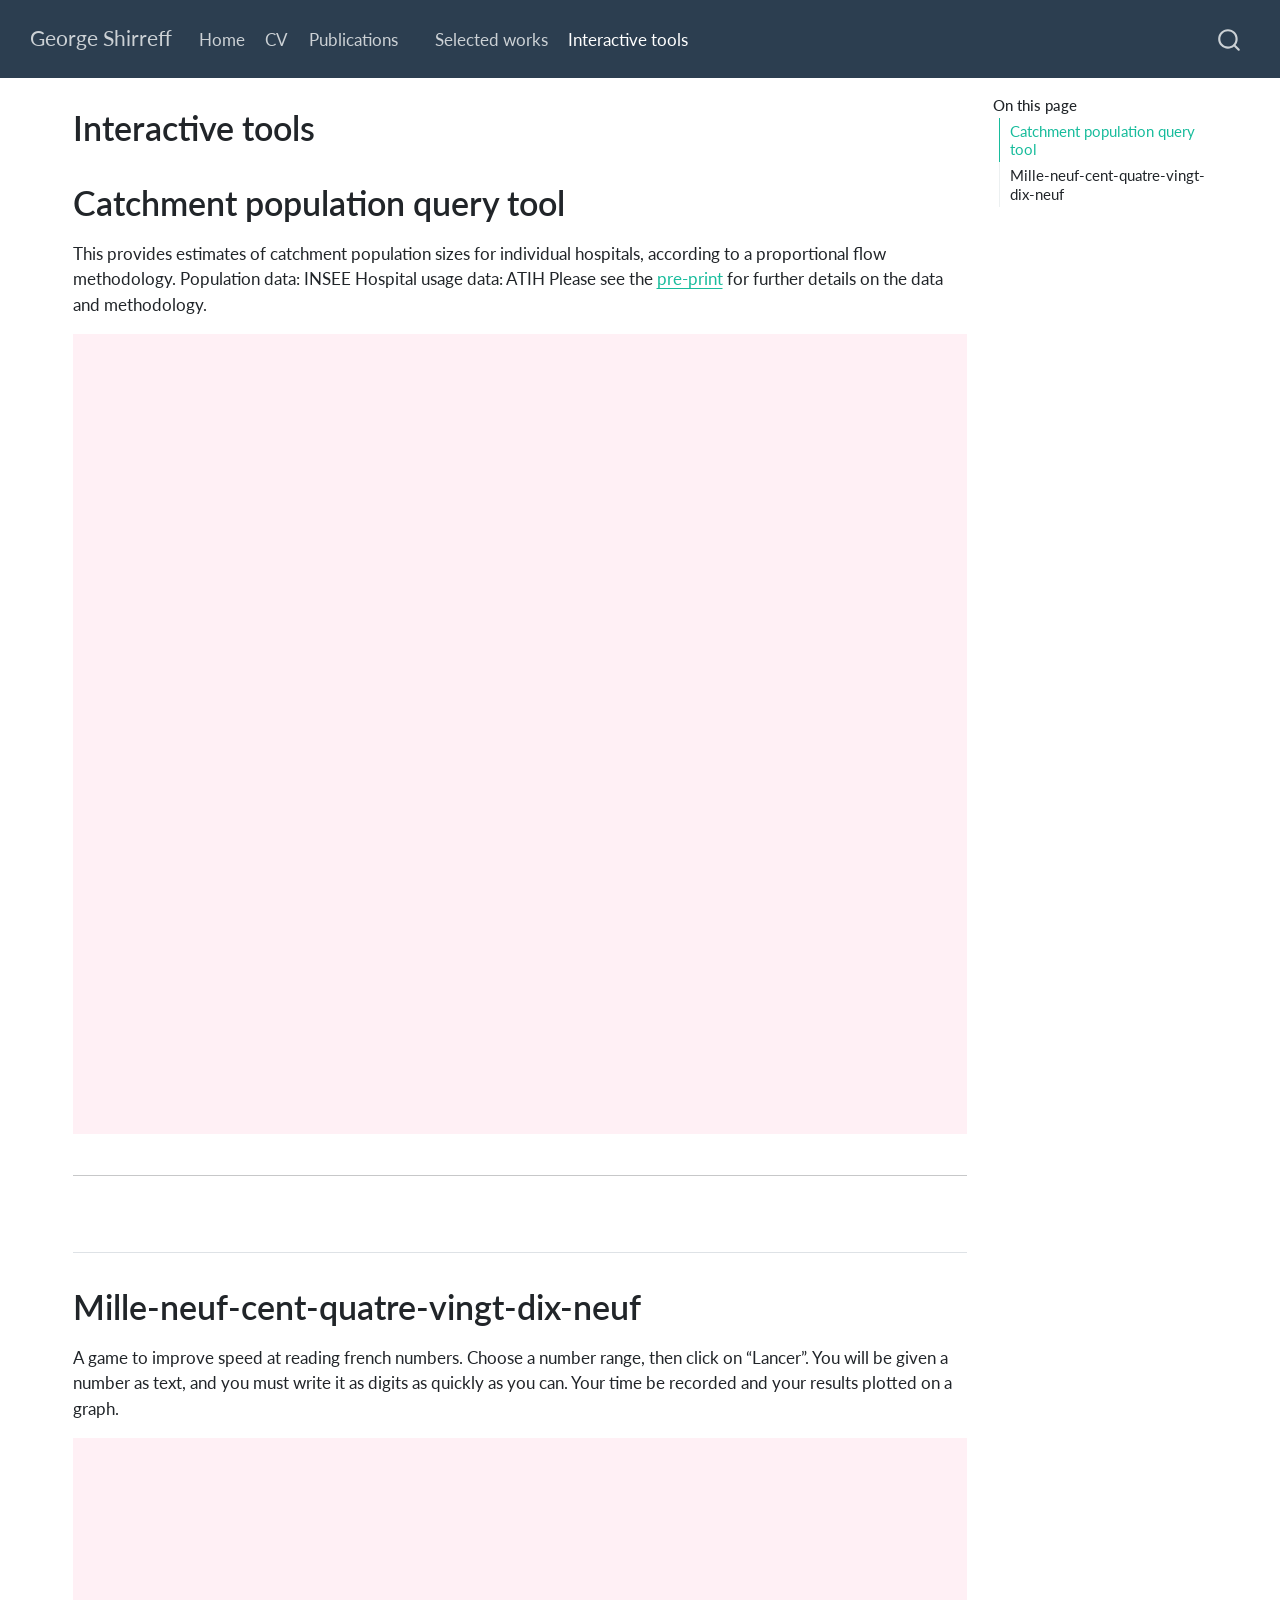
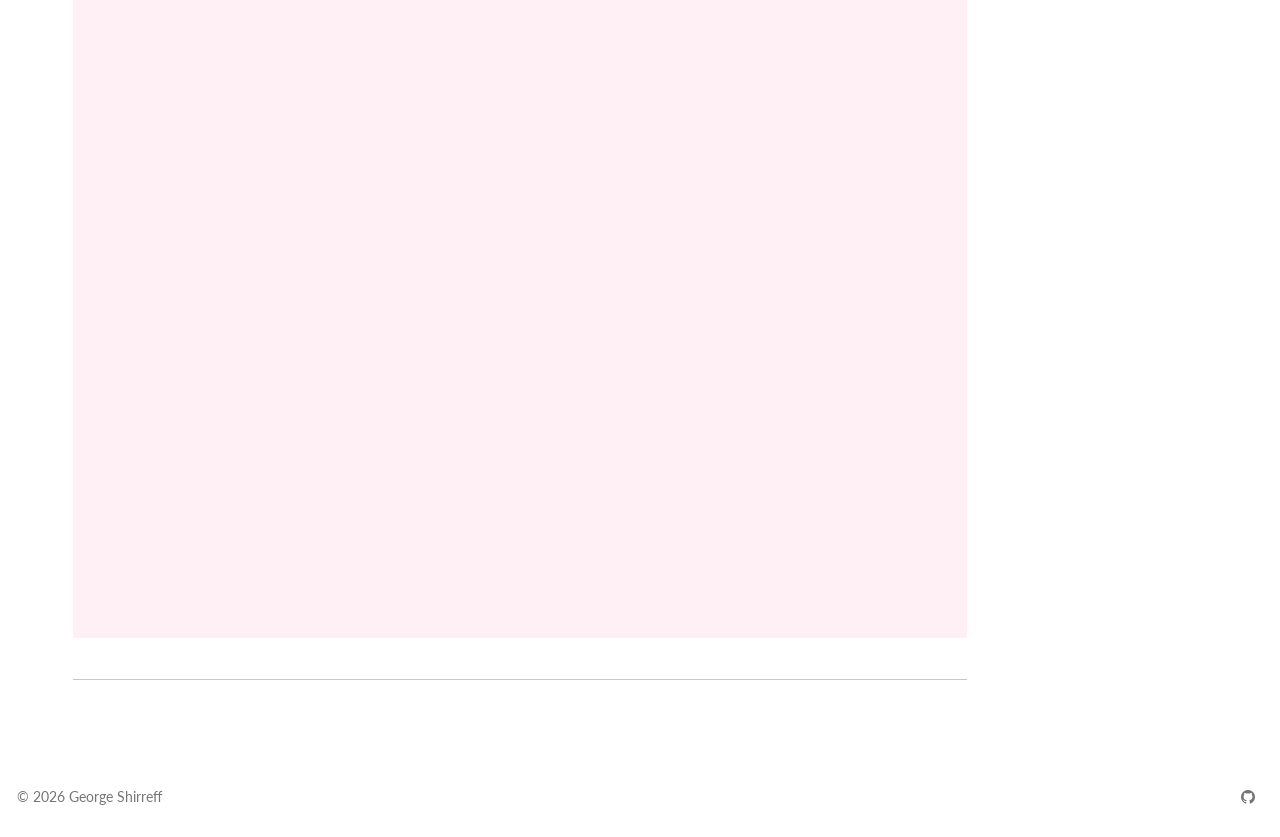
<file: docs/interactives.html>
<!DOCTYPE html>
<html xmlns="http://www.w3.org/1999/xhtml" lang="en" xml:lang="en"><head>

<meta charset="utf-8">
<meta name="generator" content="quarto-1.10.18">

<meta name="viewport" content="width=device-width, initial-scale=1.0, user-scalable=yes">


<title>Interactive tools – George Shirreff</title>
<style>
/* Default styles provided by pandoc.
** See https://pandoc.org/MANUAL.html#variables-for-html for config info.
*/
span.smallcaps{font-variant: small-caps;}
div.columns{display: flex; gap: 1.5em;}
div.column{flex: auto;}
@media screen {
div.columns{gap: min(4vw, 1.5em);}
div.column{overflow-x: auto;}
}
div.hanging-indent{margin-left: 1.5em; text-indent: -1.5em;}
ul.task-list{list-style: none;}
ul.task-list li input[type="checkbox"] {
  width: 0.8em;
  margin: 0 0.8em 0.2em -1em; /* quarto-specific, see https://github.com/quarto-dev/quarto-cli/issues/4556 */ 
  vertical-align: middle;
}
</style>


<script src="site_libs/quarto-nav/quarto-nav.js"></script>
<script src="site_libs/quarto-nav/headroom.min.js"></script>
<script src="site_libs/clipboard/clipboard.min.js"></script>
<script src="site_libs/quarto-search/autocomplete.umd.js"></script>
<script src="site_libs/quarto-search/fuse.min.js"></script>
<script src="site_libs/quarto-search/quarto-search.js"></script>
<meta name="quarto:offset" content="./">
<script src="site_libs/quarto-html/quarto.js" type="module"></script>
<script src="site_libs/quarto-html/tabsets/tabsets.js" type="module"></script>
<script src="site_libs/quarto-html/popper.min.js"></script>
<script src="site_libs/quarto-html/tippy.umd.min.js"></script>
<script src="site_libs/quarto-html/anchor.min.js"></script>
<link href="site_libs/quarto-html/tippy.css" rel="stylesheet">
<link href="site_libs/quarto-html/quarto-syntax-highlighting-64a204ab8560d761af7679ceaba22944.css" rel="stylesheet" id="quarto-text-highlighting-styles">
<script src="site_libs/bootstrap/bootstrap.min.js"></script>
<link href="site_libs/bootstrap/bootstrap-icons.css" rel="stylesheet">
<link href="site_libs/bootstrap/bootstrap-92404dd89b1444827012a9e3a58cda88.min.css" rel="stylesheet" append-hash="true" id="quarto-bootstrap" data-mode="light">
<script id="quarto-search-options" type="application/json">{
  "location": "navbar",
  "copy-button": false,
  "collapse-after": 3,
  "panel-placement": "end",
  "type": "overlay",
  "limit": 50,
  "keyboard-shortcut": [
    "f",
    "/",
    "s"
  ],
  "show-item-context": false,
  "language": {
    "search-no-results-text": "No results",
    "search-matching-documents-text": "matching documents",
    "search-copy-link-title": "Copy link to search",
    "search-hide-matches-text": "Hide additional matches",
    "search-more-match-text": "more match in this document",
    "search-more-matches-text": "more matches in this document",
    "search-clear-button-title": "Clear",
    "search-text-placeholder": "",
    "search-detached-cancel-button-title": "Cancel",
    "search-submit-button-title": "Submit",
    "search-label": "Search"
  }
}</script>
<style>html{ scroll-behavior: smooth; }</style>


<link rel="stylesheet" href="styles.css">
</head>

<body class="nav-fixed quarto-light">

<div id="quarto-search-results"></div>
  <header id="quarto-header" class="headroom fixed-top">
    <nav class="navbar navbar-expand-lg " data-bs-theme="dark">
      <div class="navbar-container container-fluid">
      <div class="navbar-brand-container mx-auto">
    <a class="navbar-brand" href="./index.html">
    <span class="navbar-title">George Shirreff</span>
    </a>
  </div>
            <div id="quarto-search" class="" title="Search"></div>
          <button class="navbar-toggler" type="button" data-bs-toggle="collapse" data-bs-target="#navbarCollapse" aria-controls="navbarCollapse" role="menu" aria-expanded="false" aria-label="Toggle navigation" onclick="if (window.quartoToggleHeadroom) { window.quartoToggleHeadroom(); }">
  <span class="navbar-toggler-icon"></span>
</button>
          <div class="collapse navbar-collapse" id="navbarCollapse">
            <ul class="navbar-nav navbar-nav-scroll me-auto">
  <li class="nav-item">
    <a class="nav-link" href="./index.html"> 
<span class="menu-text">Home</span></a>
  </li>  
  <li class="nav-item">
    <a class="nav-link" href="./cv.html"> 
<span class="menu-text">CV</span></a>
  </li>  
  <li class="nav-item">
    <a class="nav-link" href="./publications.html"> 
<span class="menu-text">Publications</span></a>
  </li>  
  <li class="nav-item compact">
    <a class="nav-link" href="./french_numbers.qmd"> 
<span class="menu-text"></span></a>
  </li>  
  <li class="nav-item">
    <a class="nav-link" href="./travaux.html"> 
<span class="menu-text">Selected works</span></a>
  </li>  
  <li class="nav-item">
    <a class="nav-link active" href="./interactives.html" aria-current="page"> 
<span class="menu-text">Interactive tools</span></a>
  </li>  
</ul>
          </div> <!-- /navcollapse -->
            <div class="quarto-navbar-tools">
</div>
      </div> <!-- /container-fluid -->
    </nav>
</header>
<!-- content -->
<div id="quarto-content" class="quarto-container page-columns page-rows-contents page-layout-full page-navbar">
<!-- sidebar -->
<!-- margin-sidebar -->
    <div id="quarto-margin-sidebar" class="sidebar margin-sidebar">
        <nav id="TOC" role="doc-toc" class="toc-active">
    <h2 id="toc-title">On this page</h2>
   
  <ul>
  <li><a href="#catchment-population-query-tool" id="toc-catchment-population-query-tool" class="nav-link active" data-scroll-target="#catchment-population-query-tool">Catchment population query tool</a>
  <ul class="collapse">
  <li><a href="#section" id="toc-section" class="nav-link" data-scroll-target="#section"><!-- [Speed-test of French numbers](french_numbers.qmd){.btn .btn-outline-primary} --></a></li>
  </ul></li>
  <li><a href="#mille-neuf-cent-quatre-vingt-dix-neuf" id="toc-mille-neuf-cent-quatre-vingt-dix-neuf" class="nav-link" data-scroll-target="#mille-neuf-cent-quatre-vingt-dix-neuf">Mille-neuf-cent-quatre-vingt-dix-neuf</a></li>
  </ul>
</nav>
    </div>
<!-- main -->
<main class="content column-page-left" id="quarto-document-content">

<header id="title-block-header" class="quarto-title-block default">
<div class="quarto-title">
<h1 class="title">Interactive tools</h1>
</div>



<div class="quarto-title-meta column-page-left">

    
  
    
  </div>
  


</header>


<section id="catchment-population-query-tool" class="level1">
<h1>Catchment population query tool</h1>
<p>This provides estimates of catchment population sizes for individual hospitals, according to a proportional flow methodology. Population data: INSEE Hospital usage data: ATIH Please see the <a href="https://doi.org/10.64898/2026.04.28.26351911">pre-print</a> for further details on the data and methodology.</p>
<iframe src="https://poigeo.shinyapps.io/explore_catchment/" width="100%" height="800" frameborder="0" style="background-color: lavenderblush;">
</iframe>
<hr>
<section id="section" class="level2">
<h2 class="anchored" data-anchor-id="section"><!-- [Speed-test of French numbers](french_numbers.qmd){.btn .btn-outline-primary} --></h2>
</section>
</section>
<section id="mille-neuf-cent-quatre-vingt-dix-neuf" class="level1">
<h1>Mille-neuf-cent-quatre-vingt-dix-neuf</h1>
<p>A game to improve speed at reading french numbers. Choose a number range, then click on “Lancer”. You will be given a number as text, and you must write it as digits as quickly as you can. Your time be recorded and your results plotted on a graph.</p>
<iframe src="https://poigeo.shinyapps.io/site/" width="100%" height="800" frameborder="0" style="background-color: lavenderblush;">
</iframe>
<hr>


</section>

</main> <!-- /main -->
<script id="quarto-html-after-body" type="application/javascript">
  window.document.addEventListener("DOMContentLoaded", function (event) {
    const icon = "";
    const anchorJS = new window.AnchorJS();
    anchorJS.options = {
      placement: 'right',
      icon: icon
    };
    anchorJS.add('.anchored');
    const isCodeAnnotation = (el) => {
      for (const clz of el.classList) {
        if (clz.startsWith('code-annotation-')) {                     
          return true;
        }
      }
      return false;
    }
    const onCopySuccess = function(e) {
      // button target
      const button = e.trigger;
      // don't keep focus
      button.blur();
      // flash "checked"
      button.classList.add('code-copy-button-checked');
      var currentTitle = button.getAttribute("title");
      button.setAttribute("title", "Copied!");
      let tooltip;
      if (window.bootstrap) {
        button.setAttribute("data-bs-toggle", "tooltip");
        button.setAttribute("data-bs-placement", "left");
        button.setAttribute("data-bs-title", "Copied!");
        tooltip = new bootstrap.Tooltip(button, 
          { trigger: "manual", 
            customClass: "code-copy-button-tooltip",
            offset: [0, -8]});
        tooltip.show();    
      }
      setTimeout(function() {
        if (tooltip) {
          tooltip.hide();
          button.removeAttribute("data-bs-title");
          button.removeAttribute("data-bs-toggle");
          button.removeAttribute("data-bs-placement");
        }
        button.setAttribute("title", currentTitle);
        button.classList.remove('code-copy-button-checked');
      }, 1000);
      // clear code selection
      e.clearSelection();
    }
    const getTextToCopy = function(trigger) {
      const outerScaffold = trigger.parentElement.cloneNode(true);
      const codeEl = outerScaffold.querySelector('code');
      for (const childEl of codeEl.children) {
        if (isCodeAnnotation(childEl)) {
          childEl.remove();
        }
      }
      return codeEl.innerText;
    }
    const clipboard = new window.ClipboardJS('.code-copy-button:not([data-in-quarto-modal])', {
      text: getTextToCopy
    });
    clipboard.on('success', onCopySuccess);
    if (window.document.getElementById('quarto-embedded-source-code-modal')) {
      const clipboardModal = new window.ClipboardJS('.code-copy-button[data-in-quarto-modal]', {
        text: getTextToCopy,
        container: window.document.getElementById('quarto-embedded-source-code-modal')
      });
      clipboardModal.on('success', onCopySuccess);
    }
      var localhostRegex = new RegExp(/^(?:http|https):\/\/localhost\:?[0-9]*\//);
      var mailtoRegex = new RegExp(/^mailto:/);
        var filterRegex = new RegExp('/' + window.location.host + '/');
      var isInternal = (href) => {
          return filterRegex.test(href) || localhostRegex.test(href) || mailtoRegex.test(href);
      }
      // Inspect non-navigation links and adorn them if external
     var links = window.document.querySelectorAll('a[href]:not(.nav-link):not(.navbar-brand):not(.toc-action):not(.sidebar-link):not(.sidebar-item-toggle):not(.pagination-link):not(.no-external):not([aria-hidden]):not(.dropdown-item):not(.quarto-navigation-tool):not(.about-link)');
      for (var i=0; i<links.length; i++) {
        const link = links[i];
        if (!isInternal(link.href)) {
          // undo the damage that might have been done by quarto-nav.js in the case of
          // links that we want to consider external
          if (link.dataset.originalHref !== undefined) {
            link.href = link.dataset.originalHref;
          }
        }
      }
    function tippyHover(el, contentFn, onTriggerFn, onUntriggerFn) {
      const config = {
        allowHTML: true,
        maxWidth: 500,
        delay: 100,
        arrow: false,
        appendTo: function(el) {
            return el.parentElement;
        },
        interactive: true,
        interactiveBorder: 10,
        theme: 'quarto',
        placement: 'bottom-start',
      };
      if (contentFn) {
        config.content = contentFn;
      }
      if (onTriggerFn) {
        config.onTrigger = onTriggerFn;
      }
      if (onUntriggerFn) {
        config.onUntrigger = onUntriggerFn;
      }
      window.tippy(el, config); 
    }
    const noterefs = window.document.querySelectorAll('a[role="doc-noteref"]');
    for (var i=0; i<noterefs.length; i++) {
      const ref = noterefs[i];
      tippyHover(ref, function() {
        // use id or data attribute instead here
        let href = ref.getAttribute('data-footnote-href') || ref.getAttribute('href');
        try { href = new URL(href).hash; } catch {}
        const id = href.replace(/^#\/?/, "");
        const note = window.document.getElementById(id);
        if (note) {
          return note.innerHTML;
        } else {
          return "";
        }
      });
    }
    const xrefs = window.document.querySelectorAll('a.quarto-xref');
    const processXRef = (id, note) => {
      // Strip column container classes
      const stripColumnClz = (el) => {
        el.classList.remove("page-full", "page-columns");
        if (el.children) {
          for (const child of el.children) {
            stripColumnClz(child);
          }
        }
      }
      stripColumnClz(note)
      if (id === null || id.startsWith('sec-')) {
        // Special case sections, only their first couple elements
        const container = document.createElement("div");
        if (note.children && note.children.length > 2) {
          container.appendChild(note.children[0].cloneNode(true));
          for (let i = 1; i < note.children.length; i++) {
            const child = note.children[i];
            if (child.tagName === "P" && child.innerText === "") {
              continue;
            } else {
              container.appendChild(child.cloneNode(true));
              break;
            }
          }
          if (window.Quarto?.typesetMath) {
            window.Quarto.typesetMath(container);
          }
          return container.innerHTML
        } else {
          if (window.Quarto?.typesetMath) {
            window.Quarto.typesetMath(note);
          }
          return note.innerHTML;
        }
      } else {
        // Remove any anchor links if they are present
        const anchorLink = note.querySelector('a.anchorjs-link');
        if (anchorLink) {
          anchorLink.remove();
        }
        if (window.Quarto?.typesetMath) {
          window.Quarto.typesetMath(note);
        }
        if (note.classList.contains("callout")) {
          return note.outerHTML;
        } else {
          return note.innerHTML;
        }
      }
    }
    for (var i=0; i<xrefs.length; i++) {
      const xref = xrefs[i];
      tippyHover(xref, undefined, function(instance) {
        instance.disable();
        let url = xref.getAttribute('href');
        let hash = undefined; 
        if (url.startsWith('#')) {
          hash = url;
        } else {
          try { hash = new URL(url).hash; } catch {}
        }
        if (hash) {
          const id = hash.replace(/^#\/?/, "");
          const note = window.document.getElementById(id);
          if (note !== null) {
            try {
              const html = processXRef(id, note.cloneNode(true));
              instance.setContent(html);
            } finally {
              instance.enable();
              instance.show();
            }
          } else {
            // See if we can fetch this
            fetch(url.split('#')[0])
            .then(res => res.text())
            .then(html => {
              const parser = new DOMParser();
              const htmlDoc = parser.parseFromString(html, "text/html");
              const note = htmlDoc.getElementById(id);
              if (note !== null) {
                const html = processXRef(id, note);
                instance.setContent(html);
              } 
            }).finally(() => {
              instance.enable();
              instance.show();
            });
          }
        } else {
          // See if we can fetch a full url (with no hash to target)
          // This is a special case and we should probably do some content thinning / targeting
          fetch(url)
          .then(res => res.text())
          .then(html => {
            const parser = new DOMParser();
            const htmlDoc = parser.parseFromString(html, "text/html");
            const note = htmlDoc.querySelector('main.content');
            if (note !== null) {
              // This should only happen for chapter cross references
              // (since there is no id in the URL)
              // remove the first header
              if (note.children.length > 0 && note.children[0].tagName === "HEADER") {
                note.children[0].remove();
              }
              const html = processXRef(null, note);
              instance.setContent(html);
            } 
          }).finally(() => {
            instance.enable();
            instance.show();
          });
        }
      }, function(instance) {
      });
    }
        let selectedAnnoteEl;
        const selectorForAnnotation = ( cell, annotation) => {
          let cellAttr = 'data-code-cell="' + cell + '"';
          let lineAttr = 'data-code-annotation="' +  annotation + '"';
          const selector = 'span[' + cellAttr + '][' + lineAttr + ']';
          return selector;
        }
        const selectCodeLines = (annoteEl) => {
          const doc = window.document;
          const targetCell = annoteEl.getAttribute("data-target-cell");
          const targetAnnotation = annoteEl.getAttribute("data-target-annotation");
          const annoteSpan = window.document.querySelector(selectorForAnnotation(targetCell, targetAnnotation));
          const lines = annoteSpan.getAttribute("data-code-lines").split(",");
          const lineIds = lines.map((line) => {
            return targetCell + "-" + line;
          })
          let top = null;
          let height = null;
          let parent = null;
          if (lineIds.length > 0) {
              //compute the position of the single el (top and bottom and make a div)
              const el = window.document.getElementById(lineIds[0]);
              top = el.offsetTop;
              height = el.offsetHeight;
              parent = el.parentElement.parentElement;
            if (lineIds.length > 1) {
              const lastEl = window.document.getElementById(lineIds[lineIds.length - 1]);
              const bottom = lastEl.offsetTop + lastEl.offsetHeight;
              height = bottom - top;
            }
            if (top !== null && height !== null && parent !== null) {
              // cook up a div (if necessary) and position it 
              let div = window.document.getElementById("code-annotation-line-highlight");
              if (div === null) {
                div = window.document.createElement("div");
                div.setAttribute("id", "code-annotation-line-highlight");
                div.style.position = 'absolute';
                parent.appendChild(div);
              }
              div.style.top = top - 2 + "px";
              div.style.height = height + 4 + "px";
              div.style.left = 0;
              let gutterDiv = window.document.getElementById("code-annotation-line-highlight-gutter");
              if (gutterDiv === null) {
                gutterDiv = window.document.createElement("div");
                gutterDiv.setAttribute("id", "code-annotation-line-highlight-gutter");
                gutterDiv.style.position = 'absolute';
                const codeCell = window.document.getElementById(targetCell);
                const gutter = codeCell.querySelector('.code-annotation-gutter');
                gutter.appendChild(gutterDiv);
              }
              gutterDiv.style.top = top - 2 + "px";
              gutterDiv.style.height = height + 4 + "px";
            }
            selectedAnnoteEl = annoteEl;
          }
        };
        const unselectCodeLines = () => {
          const elementsIds = ["code-annotation-line-highlight", "code-annotation-line-highlight-gutter"];
          elementsIds.forEach((elId) => {
            const div = window.document.getElementById(elId);
            if (div) {
              div.remove();
            }
          });
          selectedAnnoteEl = undefined;
        };
          // Handle positioning of the toggle
      window.addEventListener(
        "resize",
        throttle(() => {
          elRect = undefined;
          if (selectedAnnoteEl) {
            selectCodeLines(selectedAnnoteEl);
          }
        }, 10)
      );
      function throttle(fn, ms) {
      let throttle = false;
      let timer;
        return (...args) => {
          if(!throttle) { // first call gets through
              fn.apply(this, args);
              throttle = true;
          } else { // all the others get throttled
              if(timer) clearTimeout(timer); // cancel #2
              timer = setTimeout(() => {
                fn.apply(this, args);
                timer = throttle = false;
              }, ms);
          }
        };
      }
        // Attach click handler to the DT
        const annoteDls = window.document.querySelectorAll('dt[data-target-cell]');
        for (const annoteDlNode of annoteDls) {
          annoteDlNode.addEventListener('click', (event) => {
            const clickedEl = event.target;
            if (clickedEl !== selectedAnnoteEl) {
              unselectCodeLines();
              const activeEl = window.document.querySelector('dt[data-target-cell].code-annotation-active');
              if (activeEl) {
                activeEl.classList.remove('code-annotation-active');
              }
              selectCodeLines(clickedEl);
              clickedEl.classList.add('code-annotation-active');
            } else {
              // Unselect the line
              unselectCodeLines();
              clickedEl.classList.remove('code-annotation-active');
            }
          });
        }
    const findCites = (el) => {
      const parentEl = el.parentElement;
      if (parentEl) {
        const cites = parentEl.dataset.cites;
        if (cites) {
          return {
            el,
            cites: cites.split(' ')
          };
        } else {
          return findCites(el.parentElement)
        }
      } else {
        return undefined;
      }
    };
    var bibliorefs = window.document.querySelectorAll('a[role="doc-biblioref"]');
    for (var i=0; i<bibliorefs.length; i++) {
      const ref = bibliorefs[i];
      const citeInfo = findCites(ref);
      if (citeInfo) {
        tippyHover(citeInfo.el, function() {
          var popup = window.document.createElement('div');
          citeInfo.cites.forEach(function(cite) {
            var citeDiv = window.document.createElement('div');
            citeDiv.classList.add('hanging-indent');
            citeDiv.classList.add('csl-entry');
            var biblioDiv = window.document.getElementById('ref-' + cite);
            if (biblioDiv) {
              citeDiv.innerHTML = biblioDiv.innerHTML;
            }
            popup.appendChild(citeDiv);
          });
          return popup.innerHTML;
        });
      }
    }
  });
  </script>
</div> <!-- /content -->
<footer class="footer">
  <div class="nav-footer">
    <div class="nav-footer-left">
<p>© 2026 George Shirreff</p>
</div>   
    <div class="nav-footer-center">
      &nbsp;
    </div>
    <div class="nav-footer-right">
      <ul class="footer-items list-unstyled">
    <li class="nav-item compact">
    <a class="nav-link" href="https://github.com/georgeshirreff">
      <i class="bi bi-github" role="img">
</i> 
    </a>
  </li>  
</ul>
    </div>
  </div>
</footer>




<script src="site_libs/quarto-html/zenscroll-min.js"></script>
</body></html>
</file>
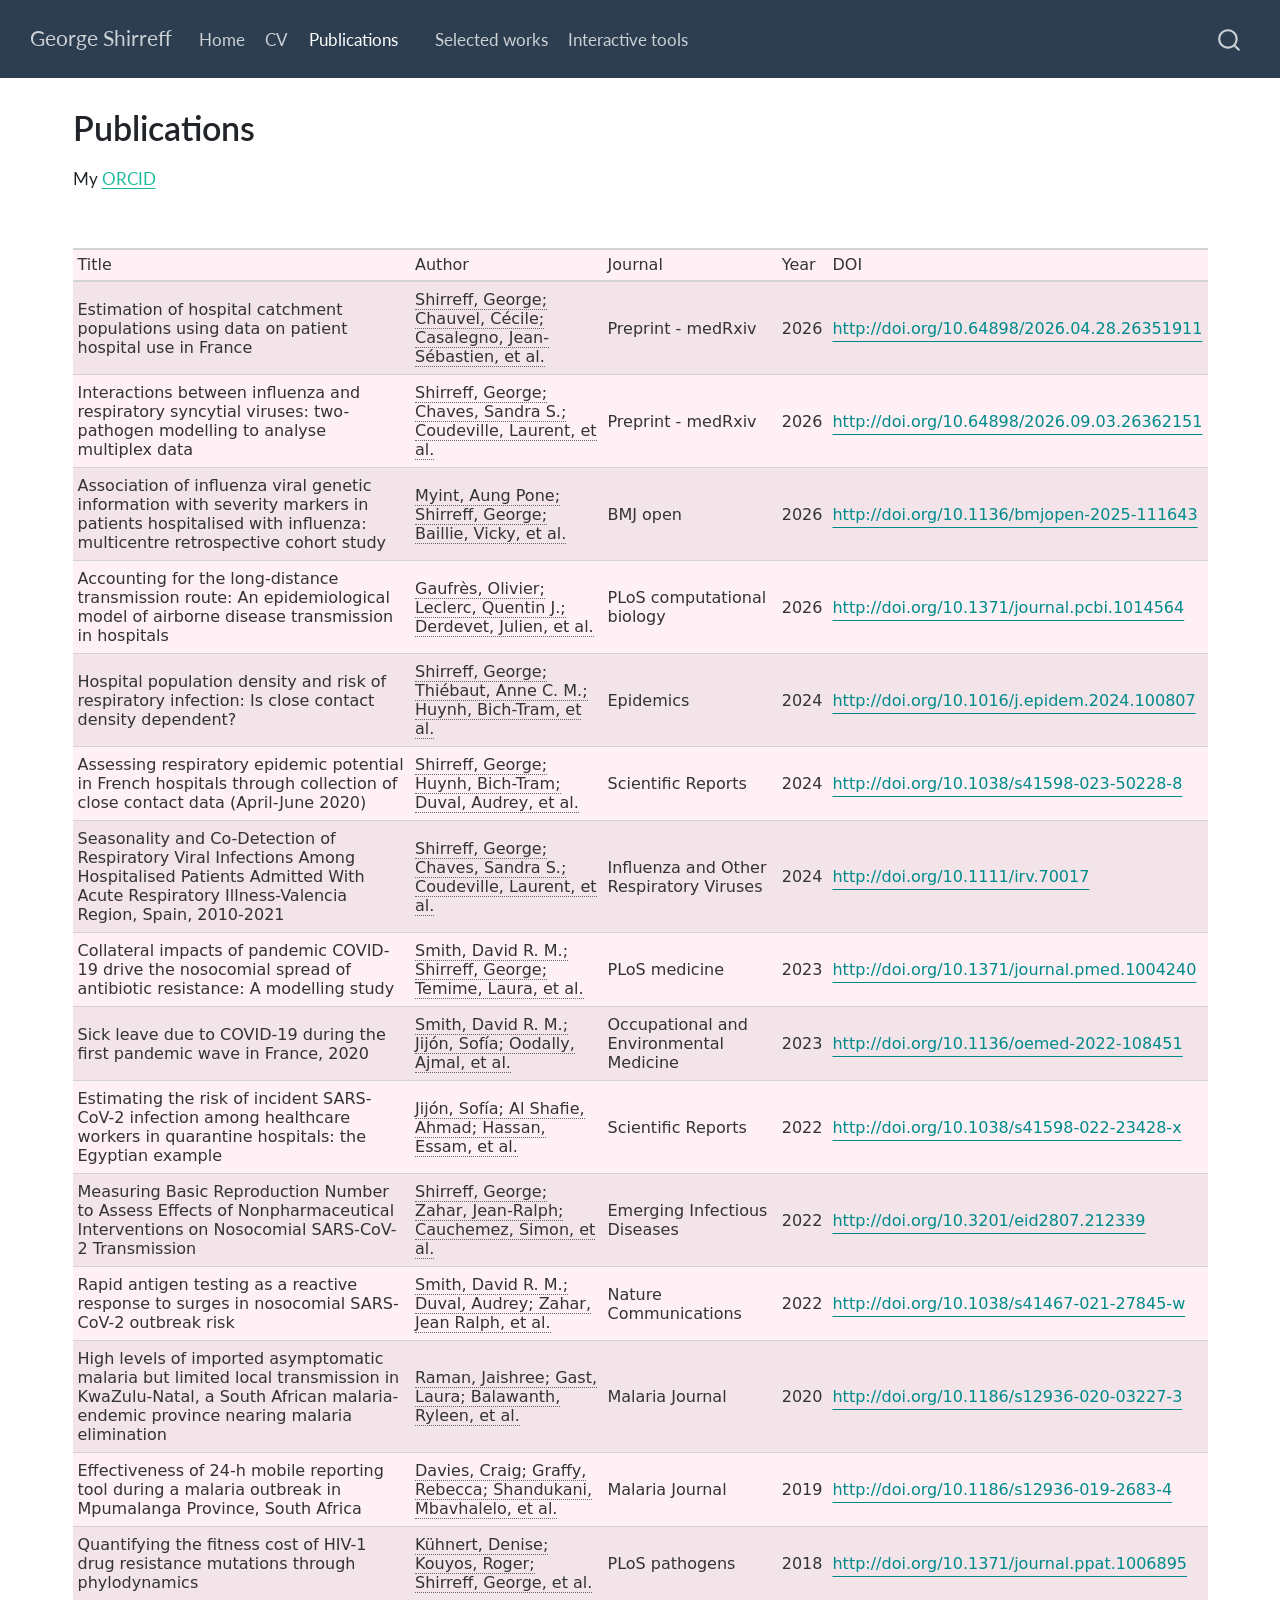
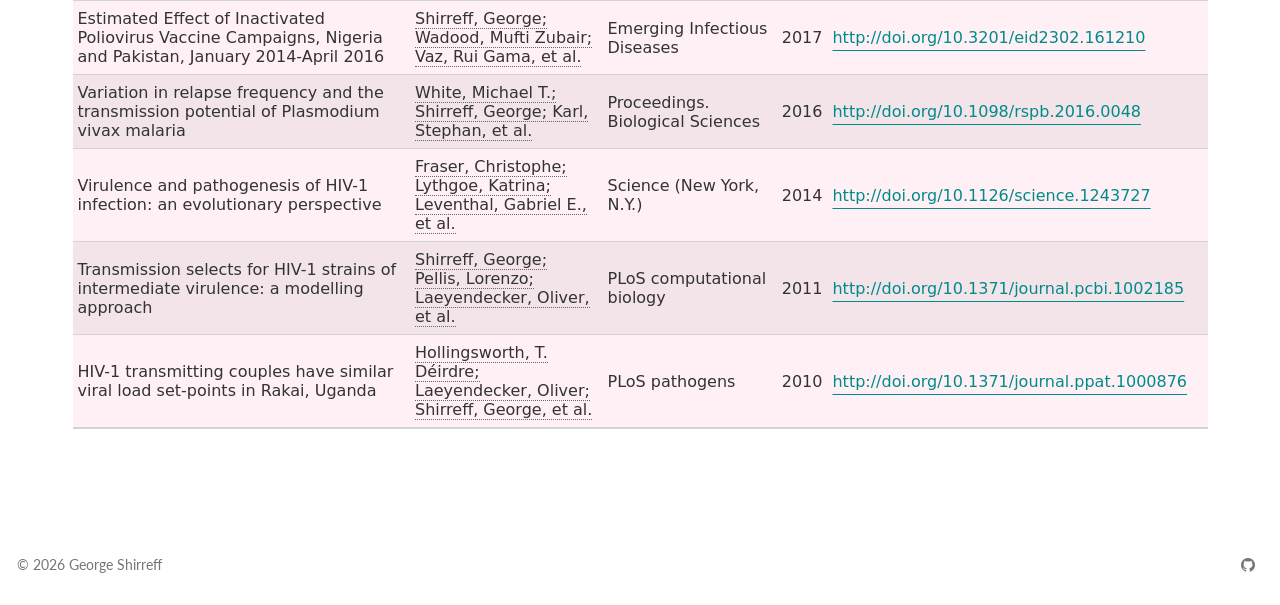
<file: docs/publications.html>
<!DOCTYPE html>
<html xmlns="http://www.w3.org/1999/xhtml" lang="en" xml:lang="en"><head>

<meta charset="utf-8">
<meta name="generator" content="quarto-1.10.18">

<meta name="viewport" content="width=device-width, initial-scale=1.0, user-scalable=yes">


<title>Publications – George Shirreff</title>
<style>
/* Default styles provided by pandoc.
** See https://pandoc.org/MANUAL.html#variables-for-html for config info.
*/
span.smallcaps{font-variant: small-caps;}
div.columns{display: flex; gap: 1.5em;}
div.column{flex: auto;}
@media screen {
div.columns{gap: min(4vw, 1.5em);}
div.column{overflow-x: auto;}
}
div.hanging-indent{margin-left: 1.5em; text-indent: -1.5em;}
ul.task-list{list-style: none;}
ul.task-list li input[type="checkbox"] {
  width: 0.8em;
  margin: 0 0.8em 0.2em -1em; /* quarto-specific, see https://github.com/quarto-dev/quarto-cli/issues/4556 */ 
  vertical-align: middle;
}
</style>


<script src="site_libs/quarto-nav/quarto-nav.js"></script>
<script src="site_libs/quarto-nav/headroom.min.js"></script>
<script src="site_libs/clipboard/clipboard.min.js"></script>
<script src="site_libs/quarto-search/autocomplete.umd.js"></script>
<script src="site_libs/quarto-search/fuse.min.js"></script>
<script src="site_libs/quarto-search/quarto-search.js"></script>
<meta name="quarto:offset" content="./">
<script src="site_libs/quarto-html/quarto.js" type="module"></script>
<script src="site_libs/quarto-html/tabsets/tabsets.js" type="module"></script>
<script src="site_libs/quarto-html/popper.min.js"></script>
<script src="site_libs/quarto-html/tippy.umd.min.js"></script>
<script src="site_libs/quarto-html/anchor.min.js"></script>
<link href="site_libs/quarto-html/tippy.css" rel="stylesheet">
<link href="site_libs/quarto-html/quarto-syntax-highlighting-64a204ab8560d761af7679ceaba22944.css" rel="stylesheet" id="quarto-text-highlighting-styles">
<script src="site_libs/bootstrap/bootstrap.min.js"></script>
<link href="site_libs/bootstrap/bootstrap-icons.css" rel="stylesheet">
<link href="site_libs/bootstrap/bootstrap-92404dd89b1444827012a9e3a58cda88.min.css" rel="stylesheet" append-hash="true" id="quarto-bootstrap" data-mode="light">
<script id="quarto-search-options" type="application/json">{
  "location": "navbar",
  "copy-button": false,
  "collapse-after": 3,
  "panel-placement": "end",
  "type": "overlay",
  "limit": 50,
  "keyboard-shortcut": [
    "f",
    "/",
    "s"
  ],
  "show-item-context": false,
  "language": {
    "search-no-results-text": "No results",
    "search-matching-documents-text": "matching documents",
    "search-copy-link-title": "Copy link to search",
    "search-hide-matches-text": "Hide additional matches",
    "search-more-match-text": "more match in this document",
    "search-more-matches-text": "more matches in this document",
    "search-clear-button-title": "Clear",
    "search-text-placeholder": "",
    "search-detached-cancel-button-title": "Cancel",
    "search-submit-button-title": "Submit",
    "search-label": "Search"
  }
}</script>
<style>html{ scroll-behavior: smooth; }</style>


<link rel="stylesheet" href="styles.css">
</head>

<body class="nav-fixed quarto-light">

<div id="quarto-search-results"></div>
  <header id="quarto-header" class="headroom fixed-top">
    <nav class="navbar navbar-expand-lg " data-bs-theme="dark">
      <div class="navbar-container container-fluid">
      <div class="navbar-brand-container mx-auto">
    <a class="navbar-brand" href="./index.html">
    <span class="navbar-title">George Shirreff</span>
    </a>
  </div>
            <div id="quarto-search" class="" title="Search"></div>
          <button class="navbar-toggler" type="button" data-bs-toggle="collapse" data-bs-target="#navbarCollapse" aria-controls="navbarCollapse" role="menu" aria-expanded="false" aria-label="Toggle navigation" onclick="if (window.quartoToggleHeadroom) { window.quartoToggleHeadroom(); }">
  <span class="navbar-toggler-icon"></span>
</button>
          <div class="collapse navbar-collapse" id="navbarCollapse">
            <ul class="navbar-nav navbar-nav-scroll me-auto">
  <li class="nav-item">
    <a class="nav-link" href="./index.html"> 
<span class="menu-text">Home</span></a>
  </li>  
  <li class="nav-item">
    <a class="nav-link" href="./cv.html"> 
<span class="menu-text">CV</span></a>
  </li>  
  <li class="nav-item">
    <a class="nav-link active" href="./publications.html" aria-current="page"> 
<span class="menu-text">Publications</span></a>
  </li>  
  <li class="nav-item compact">
    <a class="nav-link" href="./french_numbers.qmd"> 
<span class="menu-text"></span></a>
  </li>  
  <li class="nav-item">
    <a class="nav-link" href="./travaux.html"> 
<span class="menu-text">Selected works</span></a>
  </li>  
  <li class="nav-item">
    <a class="nav-link" href="./interactives.html"> 
<span class="menu-text">Interactive tools</span></a>
  </li>  
</ul>
          </div> <!-- /navcollapse -->
            <div class="quarto-navbar-tools">
</div>
      </div> <!-- /container-fluid -->
    </nav>
</header>
<!-- content -->
<div id="quarto-content" class="quarto-container page-columns page-rows-contents page-layout-full page-navbar">
<!-- sidebar -->
<!-- margin-sidebar -->
    <div id="quarto-margin-sidebar" class="sidebar margin-sidebar zindex-bottom">
        
    </div>
<!-- main -->
<main class="content column-page" id="quarto-document-content">

<header id="title-block-header" class="quarto-title-block default">
<div class="quarto-title">
<h1 class="title">Publications</h1>
</div>



<div class="quarto-title-meta column-page">

    
  
    
  </div>
  


</header>


<p>My <a href="https://orcid.org/my-orcid?orcid=0000-0002-4654-1254">ORCID</a></p>
<pre><code></code></pre>
<div class="cell quarto-layout-panel" data-layout-ncol="5">
<div class="quarto-layout-row">
<div id="vxkcjdbmtn" style="padding-left:0px;padding-right:0px;padding-top:10px;padding-bottom:10px;overflow-x:auto;overflow-y:auto;width:auto;height:auto;">
<style>#vxkcjdbmtn table {
  font-family: system-ui, 'Segoe UI', Roboto, Helvetica, Arial, sans-serif, 'Apple Color Emoji', 'Segoe UI Emoji', 'Segoe UI Symbol', 'Noto Color Emoji';
  -webkit-font-smoothing: antialiased;
  -moz-osx-font-smoothing: grayscale;
}

#vxkcjdbmtn thead, #vxkcjdbmtn tbody, #vxkcjdbmtn tfoot, #vxkcjdbmtn tr, #vxkcjdbmtn td, #vxkcjdbmtn th {
  border-style: none;
}

#vxkcjdbmtn p {
  margin: 0;
  padding: 0;
}

#vxkcjdbmtn .gt_table {
  display: table;
  border-collapse: collapse;
  line-height: normal;
  margin-left: auto;
  margin-right: auto;
  color: #333333;
  font-size: 16px;
  font-weight: normal;
  font-style: normal;
  background-color: #FFFFFF;
  width: auto;
  border-top-style: solid;
  border-top-width: 2px;
  border-top-color: #A8A8A8;
  border-right-style: none;
  border-right-width: 2px;
  border-right-color: #D3D3D3;
  border-bottom-style: solid;
  border-bottom-width: 2px;
  border-bottom-color: #A8A8A8;
  border-left-style: none;
  border-left-width: 2px;
  border-left-color: #D3D3D3;
}

#vxkcjdbmtn .gt_caption {
  padding-top: 4px;
  padding-bottom: 4px;
}

#vxkcjdbmtn .gt_title {
  color: #333333;
  font-size: 125%;
  font-weight: initial;
  padding-top: 4px;
  padding-bottom: 4px;
  padding-left: 5px;
  padding-right: 5px;
  border-bottom-color: #FFFFFF;
  border-bottom-width: 0;
}

#vxkcjdbmtn .gt_subtitle {
  color: #333333;
  font-size: 85%;
  font-weight: initial;
  padding-top: 3px;
  padding-bottom: 5px;
  padding-left: 5px;
  padding-right: 5px;
  border-top-color: #FFFFFF;
  border-top-width: 0;
}

#vxkcjdbmtn .gt_heading {
  background-color: #FFFFFF;
  text-align: center;
  border-bottom-color: #FFFFFF;
  border-left-style: none;
  border-left-width: 1px;
  border-left-color: #D3D3D3;
  border-right-style: none;
  border-right-width: 1px;
  border-right-color: #D3D3D3;
}

#vxkcjdbmtn .gt_bottom_border {
  border-bottom-style: solid;
  border-bottom-width: 2px;
  border-bottom-color: #D3D3D3;
}

#vxkcjdbmtn .gt_col_headings {
  border-top-style: solid;
  border-top-width: 2px;
  border-top-color: #D3D3D3;
  border-bottom-style: solid;
  border-bottom-width: 2px;
  border-bottom-color: #D3D3D3;
  border-left-style: none;
  border-left-width: 1px;
  border-left-color: #D3D3D3;
  border-right-style: none;
  border-right-width: 1px;
  border-right-color: #D3D3D3;
}

#vxkcjdbmtn .gt_col_heading {
  color: #333333;
  background-color: #FFFFFF;
  font-size: 100%;
  font-weight: normal;
  text-transform: inherit;
  border-left-style: none;
  border-left-width: 1px;
  border-left-color: #D3D3D3;
  border-right-style: none;
  border-right-width: 1px;
  border-right-color: #D3D3D3;
  vertical-align: bottom;
  padding-top: 5px;
  padding-bottom: 6px;
  padding-left: 5px;
  padding-right: 5px;
  overflow-x: hidden;
}

#vxkcjdbmtn .gt_column_spanner_outer {
  color: #333333;
  background-color: #FFFFFF;
  font-size: 100%;
  font-weight: normal;
  text-transform: inherit;
  padding-top: 0;
  padding-bottom: 0;
  padding-left: 4px;
  padding-right: 4px;
}

#vxkcjdbmtn .gt_column_spanner_outer:first-child {
  padding-left: 0;
}

#vxkcjdbmtn .gt_column_spanner_outer:last-child {
  padding-right: 0;
}

#vxkcjdbmtn .gt_column_spanner {
  border-bottom-style: solid;
  border-bottom-width: 2px;
  border-bottom-color: #D3D3D3;
  vertical-align: bottom;
  padding-top: 5px;
  padding-bottom: 5px;
  overflow-x: hidden;
  display: inline-block;
  width: 100%;
}

#vxkcjdbmtn .gt_spanner_row {
  border-bottom-style: hidden;
}

#vxkcjdbmtn .gt_group_heading {
  padding-top: 8px;
  padding-bottom: 8px;
  padding-left: 5px;
  padding-right: 5px;
  color: #333333;
  background-color: #FFFFFF;
  font-size: 100%;
  font-weight: initial;
  text-transform: inherit;
  border-top-style: solid;
  border-top-width: 2px;
  border-top-color: #D3D3D3;
  border-bottom-style: solid;
  border-bottom-width: 2px;
  border-bottom-color: #D3D3D3;
  border-left-style: none;
  border-left-width: 1px;
  border-left-color: #D3D3D3;
  border-right-style: none;
  border-right-width: 1px;
  border-right-color: #D3D3D3;
  vertical-align: middle;
  text-align: left;
}

#vxkcjdbmtn .gt_empty_group_heading {
  padding: 0.5px;
  color: #333333;
  background-color: #FFFFFF;
  font-size: 100%;
  font-weight: initial;
  border-top-style: solid;
  border-top-width: 2px;
  border-top-color: #D3D3D3;
  border-bottom-style: solid;
  border-bottom-width: 2px;
  border-bottom-color: #D3D3D3;
  vertical-align: middle;
}

#vxkcjdbmtn .gt_from_md > :first-child {
  margin-top: 0;
}

#vxkcjdbmtn .gt_from_md > :last-child {
  margin-bottom: 0;
}

#vxkcjdbmtn .gt_row {
  padding-top: 8px;
  padding-bottom: 8px;
  padding-left: 5px;
  padding-right: 5px;
  margin: 10px;
  border-top-style: solid;
  border-top-width: 1px;
  border-top-color: #D3D3D3;
  border-left-style: none;
  border-left-width: 1px;
  border-left-color: #D3D3D3;
  border-right-style: none;
  border-right-width: 1px;
  border-right-color: #D3D3D3;
  vertical-align: middle;
  overflow-x: hidden;
}

#vxkcjdbmtn .gt_stub {
  color: #333333;
  background-color: #FFFFFF;
  font-size: 100%;
  font-weight: initial;
  text-transform: inherit;
  border-right-style: solid;
  border-right-width: 2px;
  border-right-color: #D3D3D3;
  padding-left: 5px;
  padding-right: 5px;
}

#vxkcjdbmtn .gt_stub_row_group {
  color: #333333;
  background-color: #FFFFFF;
  font-size: 100%;
  font-weight: initial;
  text-transform: inherit;
  border-right-style: solid;
  border-right-width: 2px;
  border-right-color: #D3D3D3;
  padding-left: 5px;
  padding-right: 5px;
  vertical-align: top;
}

#vxkcjdbmtn .gt_row_group_first td {
  border-top-width: 2px;
}

#vxkcjdbmtn .gt_row_group_first th {
  border-top-width: 2px;
}

#vxkcjdbmtn .gt_summary_row {
  color: #333333;
  background-color: #FFFFFF;
  text-transform: inherit;
  padding-top: 8px;
  padding-bottom: 8px;
  padding-left: 5px;
  padding-right: 5px;
}

#vxkcjdbmtn .gt_first_summary_row {
  border-top-style: solid;
  border-top-color: #D3D3D3;
}

#vxkcjdbmtn .gt_first_summary_row.thick {
  border-top-width: 2px;
}

#vxkcjdbmtn .gt_last_summary_row {
  padding-top: 8px;
  padding-bottom: 8px;
  padding-left: 5px;
  padding-right: 5px;
  border-bottom-style: solid;
  border-bottom-width: 2px;
  border-bottom-color: #D3D3D3;
}

#vxkcjdbmtn .gt_grand_summary_row {
  color: #333333;
  background-color: #FFFFFF;
  text-transform: inherit;
  padding-top: 8px;
  padding-bottom: 8px;
  padding-left: 5px;
  padding-right: 5px;
}

#vxkcjdbmtn .gt_first_grand_summary_row {
  padding-top: 8px;
  padding-bottom: 8px;
  padding-left: 5px;
  padding-right: 5px;
  border-top-style: double;
  border-top-width: 6px;
  border-top-color: #D3D3D3;
}

#vxkcjdbmtn .gt_last_grand_summary_row_top {
  padding-top: 8px;
  padding-bottom: 8px;
  padding-left: 5px;
  padding-right: 5px;
  border-bottom-style: double;
  border-bottom-width: 6px;
  border-bottom-color: #D3D3D3;
}

#vxkcjdbmtn .gt_striped {
  background-color: rgba(128, 128, 128, 0.05);
}

#vxkcjdbmtn .gt_table_body {
  border-top-style: solid;
  border-top-width: 2px;
  border-top-color: #D3D3D3;
  border-bottom-style: solid;
  border-bottom-width: 2px;
  border-bottom-color: #D3D3D3;
}

#vxkcjdbmtn .gt_footnotes {
  color: #333333;
  background-color: #FFFFFF;
  border-bottom-style: none;
  border-bottom-width: 2px;
  border-bottom-color: #D3D3D3;
  border-left-style: none;
  border-left-width: 2px;
  border-left-color: #D3D3D3;
  border-right-style: none;
  border-right-width: 2px;
  border-right-color: #D3D3D3;
}

#vxkcjdbmtn .gt_footnote {
  margin: 0px;
  font-size: 90%;
  padding-top: 4px;
  padding-bottom: 4px;
  padding-left: 5px;
  padding-right: 5px;
}

#vxkcjdbmtn .gt_sourcenotes {
  color: #333333;
  background-color: #FFFFFF;
  border-bottom-style: none;
  border-bottom-width: 2px;
  border-bottom-color: #D3D3D3;
  border-left-style: none;
  border-left-width: 2px;
  border-left-color: #D3D3D3;
  border-right-style: none;
  border-right-width: 2px;
  border-right-color: #D3D3D3;
}

#vxkcjdbmtn .gt_sourcenote {
  font-size: 90%;
  padding-top: 4px;
  padding-bottom: 4px;
  padding-left: 5px;
  padding-right: 5px;
}

#vxkcjdbmtn .gt_left {
  text-align: left;
}

#vxkcjdbmtn .gt_center {
  text-align: center;
}

#vxkcjdbmtn .gt_right {
  text-align: right;
  font-variant-numeric: tabular-nums;
}

#vxkcjdbmtn .gt_font_normal {
  font-weight: normal;
}

#vxkcjdbmtn .gt_font_bold {
  font-weight: bold;
}

#vxkcjdbmtn .gt_font_italic {
  font-style: italic;
}

#vxkcjdbmtn .gt_super {
  font-size: 65%;
}

#vxkcjdbmtn .gt_footnote_marks {
  font-size: 75%;
  vertical-align: 0.4em;
  position: initial;
}

#vxkcjdbmtn .gt_asterisk {
  font-size: 100%;
  vertical-align: 0;
}

#vxkcjdbmtn .gt_indent_1 {
  text-indent: 5px;
}

#vxkcjdbmtn .gt_indent_2 {
  text-indent: 10px;
}

#vxkcjdbmtn .gt_indent_3 {
  text-indent: 15px;
}

#vxkcjdbmtn .gt_indent_4 {
  text-indent: 20px;
}

#vxkcjdbmtn .gt_indent_5 {
  text-indent: 25px;
}

#vxkcjdbmtn .katex-display {
  display: inline-flex !important;
  margin-bottom: 0.75em !important;
}

#vxkcjdbmtn div.Reactable > div.rt-table > div.rt-thead > div.rt-tr.rt-tr-group-header > div.rt-th-group:after {
  height: 0px !important;
}
</style>

<table class="gt_table caption-top table table-sm table-striped small" data-quarto-bootstrap="false">
<thead>
<tr class="gt_col_headings header">
<th id="Title" class="gt_col_heading gt_columns_bottom_border gt_left" style="text-align: left;" data-quarto-table-cell-role="th" scope="col">Title</th>
<th id="Author" class="gt_col_heading gt_columns_bottom_border gt_left" style="text-align: left;" data-quarto-table-cell-role="th" scope="col">Author</th>
<th id="Journal" class="gt_col_heading gt_columns_bottom_border gt_left" style="text-align: left;" data-quarto-table-cell-role="th" scope="col">Journal</th>
<th id="Year" class="gt_col_heading gt_columns_bottom_border gt_right" style="text-align: left;" data-quarto-table-cell-role="th" scope="col">Year</th>
<th id="DOI" class="gt_col_heading gt_columns_bottom_border gt_left" style="text-align: left;" data-quarto-table-cell-role="th" scope="col">DOI</th>
</tr>
</thead>
<tbody class="gt_table_body">
<tr class="odd">
<td class="gt_row gt_left" style="text-align: left;" headers="Title">Estimation of hospital catchment populations using data on patient hospital use in France</td>
<td class="gt_row gt_left" style="text-align: left;" headers="Author"><span class="author-tooltip">Shirreff, George; Chauvel, Cécile; Casalegno, Jean-Sébastien, et al.<span class="tooltip-text">Shirreff, George; Chauvel, Cécile; Casalegno, Jean-Sébastien; Vanhems, Philippe; Dananché, Cédric; Redjaline, Abdesslam; Tazarourte, Karim; Nunes, Marta</span></span></td>
<td class="gt_row gt_left" style="text-align: left;" headers="Journal">Preprint - medRxiv</td>
<td class="gt_row gt_right" style="text-align: left;" headers="Year">2026</td>
<td class="gt_row gt_left" style="text-align: left;" headers="DOI"><span style="white-space: pre;"><a href="http://doi.org/10.64898/2026.04.28.26351911" target="_blank" style="color:#008B8B;text-decoration:underline;text-underline-position: under;display: inline-block;">http://doi.org/10.64898/2026.04.28.26351911</a></span></td>
</tr>
<tr class="even">
<td class="gt_row gt_left" style="text-align: left;" headers="Title">Interactions between influenza and respiratory syncytial viruses: two-pathogen modelling to analyse multiplex data</td>
<td class="gt_row gt_left" style="text-align: left;" headers="Author"><span class="author-tooltip">Shirreff, George; Chaves, Sandra S.; Coudeville, Laurent, et al.<span class="tooltip-text">Shirreff, George; Chaves, Sandra S.; Coudeville, Laurent; Mengual-Chuliá, Beatriz; Mira-Iglesias, Ainara; Puig-Barberà, Joan; Orrico-Sanchez, Alejandro; Díez-Domingo, Javier; Viruses (VAHNSI), Valencia Hospital Surveillance Network for the Study of Influenza and Other Respiratory; Lopez-Labrador, F. Xavier; Opatowski, Lulla</span></span></td>
<td class="gt_row gt_left" style="text-align: left;" headers="Journal">Preprint - medRxiv</td>
<td class="gt_row gt_right" style="text-align: left;" headers="Year">2026</td>
<td class="gt_row gt_left" style="text-align: left;" headers="DOI"><span style="white-space: pre;"><a href="http://doi.org/10.64898/2026.09.03.26362151" target="_blank" style="color:#008B8B;text-decoration:underline;text-underline-position: under;display: inline-block;">http://doi.org/10.64898/2026.09.03.26362151</a></span></td>
</tr>
<tr class="odd">
<td class="gt_row gt_left" style="text-align: left;" headers="Title">Association of influenza viral genetic information with severity markers in patients hospitalised with influenza: multicentre retrospective cohort study</td>
<td class="gt_row gt_left" style="text-align: left;" headers="Author"><span class="author-tooltip">Myint, Aung Pone; Shirreff, George; Baillie, Vicky, et al.<span class="tooltip-text">Myint, Aung Pone; Shirreff, George; Baillie, Vicky; Bal, Antonin; Boutros, Celina F.; Burtseva, Elena; Coulibaly, Daouda; Danilenko, Daria; Dbaibo, Ghassan; Destras, Gregory; Dia, Ndongo; Drăgănescu, Anca Cristina; Giamberardino, Heloisa I. G.; Komissarov, Andrey B.; Koul, Parvaiz A.; Laguna-Torres, Victor Alberto; LeBlanc, Jason J.; Mira-Iglesias, Ainara; Mironenko, Alla; Orrico-Sánchez, Alejandro; Otieno, Nancy A.; Săndulescu, Oana; Simon, Viviana; Sominina, Anna; Sordillo, Emilia; Tanriover, Mine Durusu; Teteriuk, Nataliia; Unal, Serhat; Van Bakel, Harm; Andrew, Melissa K.; Bresee, Joseph; Lina, Bruno; López-Labrador, F. Xavier; Ortiz, Justin R.; Raboni, Sonia M.; Zhang, Wenqing; Chaves, Sandra S.; Cacciapaglia, Giacomo; Josset, Laurence; Chauvel, Cécile; Nunes, Marta C.</span></span></td>
<td class="gt_row gt_left" style="text-align: left;" headers="Journal">BMJ open</td>
<td class="gt_row gt_right" style="text-align: left;" headers="Year">2026</td>
<td class="gt_row gt_left" style="text-align: left;" headers="DOI"><span style="white-space: pre;"><a href="http://doi.org/10.1136/bmjopen-2025-111643" target="_blank" style="color:#008B8B;text-decoration:underline;text-underline-position: under;display: inline-block;">http://doi.org/10.1136/bmjopen-2025-111643</a></span></td>
</tr>
<tr class="even">
<td class="gt_row gt_left" style="text-align: left;" headers="Title">Accounting for the long-distance transmission route: An epidemiological model of airborne disease transmission in hospitals</td>
<td class="gt_row gt_left" style="text-align: left;" headers="Author"><span class="author-tooltip">Gaufrès, Olivier; Leclerc, Quentin J.; Derdevet, Julien, et al.<span class="tooltip-text">Gaufrès, Olivier; Leclerc, Quentin J.; Derdevet, Julien; Shirreff, George; Kernéis, Solen; Opatowski, Lulla; Temime, Laura; Layan, Maylis</span></span></td>
<td class="gt_row gt_left" style="text-align: left;" headers="Journal">PLoS computational biology</td>
<td class="gt_row gt_right" style="text-align: left;" headers="Year">2026</td>
<td class="gt_row gt_left" style="text-align: left;" headers="DOI"><span style="white-space: pre;"><a href="http://doi.org/10.1371/journal.pcbi.1014564" target="_blank" style="color:#008B8B;text-decoration:underline;text-underline-position: under;display: inline-block;">http://doi.org/10.1371/journal.pcbi.1014564</a></span></td>
</tr>
<tr class="odd">
<td class="gt_row gt_left" style="text-align: left;" headers="Title">Hospital population density and risk of respiratory infection: Is close contact density dependent?</td>
<td class="gt_row gt_left" style="text-align: left;" headers="Author"><span class="author-tooltip">Shirreff, George; Thiébaut, Anne C. M.; Huynh, Bich-Tram, et al.<span class="tooltip-text">Shirreff, George; Thiébaut, Anne C. M.; Huynh, Bich-Tram; NODS-Cov2 Investigation Group; Chelius, Guillaume; Fraboulet, Antoine; Guillemot, Didier; Opatowski, Lulla; Temime, Laura</span></span></td>
<td class="gt_row gt_left" style="text-align: left;" headers="Journal">Epidemics</td>
<td class="gt_row gt_right" style="text-align: left;" headers="Year">2024</td>
<td class="gt_row gt_left" style="text-align: left;" headers="DOI"><span style="white-space: pre;"><a href="http://doi.org/10.1016/j.epidem.2024.100807" target="_blank" style="color:#008B8B;text-decoration:underline;text-underline-position: under;display: inline-block;">http://doi.org/10.1016/j.epidem.2024.100807</a></span></td>
</tr>
<tr class="even">
<td class="gt_row gt_left" style="text-align: left;" headers="Title">Assessing respiratory epidemic potential in French hospitals through collection of close contact data (April-June 2020)</td>
<td class="gt_row gt_left" style="text-align: left;" headers="Author"><span class="author-tooltip">Shirreff, George; Huynh, Bich-Tram; Duval, Audrey, et al.<span class="tooltip-text">Shirreff, George; Huynh, Bich-Tram; Duval, Audrey; Pereira, Lara Cristina; Annane, Djillali; Dinh, Aurélien; Lambotte, Olivier; Bulifon, Sophie; Guichardon, Magali; Beaune, Sebastien; Toubiana, Julie; Kermorvant-Duchemin, Elsa; Chéron, Gerard; Cordel, Hugues; Argaud, Laurent; Douplat, Marion; Abraham, Paul; Tazarourte, Karim; Martin-Gaujard, Géraldine; Vanhems, Philippe; Hilliquin, Delphine; Nguyen, Duc; Chelius, Guillaume; Fraboulet, Antoine; EMAE-MESuRS Working Group on Nosocomial SARS-CoV-2 Modelling; Temime, Laura; Opatowski, Lulla; Guillemot, Didier</span></span></td>
<td class="gt_row gt_left" style="text-align: left;" headers="Journal">Scientific Reports</td>
<td class="gt_row gt_right" style="text-align: left;" headers="Year">2024</td>
<td class="gt_row gt_left" style="text-align: left;" headers="DOI"><span style="white-space: pre;"><a href="http://doi.org/10.1038/s41598-023-50228-8" target="_blank" style="color:#008B8B;text-decoration:underline;text-underline-position: under;display: inline-block;">http://doi.org/10.1038/s41598-023-50228-8</a></span></td>
</tr>
<tr class="odd">
<td class="gt_row gt_left" style="text-align: left;" headers="Title">Seasonality and Co-Detection of Respiratory Viral Infections Among Hospitalised Patients Admitted With Acute Respiratory Illness-Valencia Region, Spain, 2010-2021</td>
<td class="gt_row gt_left" style="text-align: left;" headers="Author"><span class="author-tooltip">Shirreff, George; Chaves, Sandra S.; Coudeville, Laurent, et al.<span class="tooltip-text">Shirreff, George; Chaves, Sandra S.; Coudeville, Laurent; Mengual-Chuliá, Beatriz; Mira-Iglesias, Ainara; Puig-Barberà, Joan; Orrico-Sanchez, Alejandro; Díez-Domingo, Javier; Valencia Hospital Surveillance Network for the Study of Influenza and Other Respiratory Viruses (VAHNSI); Opatowski, Lulla; Lopez-Labrador, F. Xavier</span></span></td>
<td class="gt_row gt_left" style="text-align: left;" headers="Journal">Influenza and Other Respiratory Viruses</td>
<td class="gt_row gt_right" style="text-align: left;" headers="Year">2024</td>
<td class="gt_row gt_left" style="text-align: left;" headers="DOI"><span style="white-space: pre;"><a href="http://doi.org/10.1111/irv.70017" target="_blank" style="color:#008B8B;text-decoration:underline;text-underline-position: under;display: inline-block;">http://doi.org/10.1111/irv.70017</a></span></td>
</tr>
<tr class="even">
<td class="gt_row gt_left" style="text-align: left;" headers="Title">Collateral impacts of pandemic COVID-19 drive the nosocomial spread of antibiotic resistance: A modelling study</td>
<td class="gt_row gt_left" style="text-align: left;" headers="Author"><span class="author-tooltip">Smith, David R. M.; Shirreff, George; Temime, Laura, et al.<span class="tooltip-text">Smith, David R. M.; Shirreff, George; Temime, Laura; Opatowski, Lulla</span></span></td>
<td class="gt_row gt_left" style="text-align: left;" headers="Journal">PLoS medicine</td>
<td class="gt_row gt_right" style="text-align: left;" headers="Year">2023</td>
<td class="gt_row gt_left" style="text-align: left;" headers="DOI"><span style="white-space: pre;"><a href="http://doi.org/10.1371/journal.pmed.1004240" target="_blank" style="color:#008B8B;text-decoration:underline;text-underline-position: under;display: inline-block;">http://doi.org/10.1371/journal.pmed.1004240</a></span></td>
</tr>
<tr class="odd">
<td class="gt_row gt_left" style="text-align: left;" headers="Title">Sick leave due to COVID-19 during the first pandemic wave in France, 2020</td>
<td class="gt_row gt_left" style="text-align: left;" headers="Author"><span class="author-tooltip">Smith, David R. M.; Jijón, Sofía; Oodally, Ajmal, et al.<span class="tooltip-text">Smith, David R. M.; Jijón, Sofía; Oodally, Ajmal; Shirreff, George; Aït Bouziad, Karim; Ante-Testard, Pearl Anne; Bastard, Jonathan; Bouziri, Hanifa; Daouda, Oumou Salama; Duchemin, Tom; Godon-Rensonnet, Anne-Sophie; Henriot, Paul; Houri, Yasmine; Neynaud, Hélène; Perozziello, Anne; Thonon, Frédérique; Crépey, Pascal; Dab, William; Jean, Kévin; Temime, Laura</span></span></td>
<td class="gt_row gt_left" style="text-align: left;" headers="Journal">Occupational and Environmental Medicine</td>
<td class="gt_row gt_right" style="text-align: left;" headers="Year">2023</td>
<td class="gt_row gt_left" style="text-align: left;" headers="DOI"><span style="white-space: pre;"><a href="http://doi.org/10.1136/oemed-2022-108451" target="_blank" style="color:#008B8B;text-decoration:underline;text-underline-position: under;display: inline-block;">http://doi.org/10.1136/oemed-2022-108451</a></span></td>
</tr>
<tr class="even">
<td class="gt_row gt_left" style="text-align: left;" headers="Title">Estimating the risk of incident SARS-CoV-2 infection among healthcare workers in quarantine hospitals: the Egyptian example</td>
<td class="gt_row gt_left" style="text-align: left;" headers="Author"><span class="author-tooltip">Jijón, Sofía; Al Shafie, Ahmad; Hassan, Essam, et al.<span class="tooltip-text">Jijón, Sofía; Al Shafie, Ahmad; Hassan, Essam; EMAE-MESuRS working group on nosocomial SARS-CoV-2 modeling; Temime, Laura; Jean, Kévin; El-Kassas, Mohamed</span></span></td>
<td class="gt_row gt_left" style="text-align: left;" headers="Journal">Scientific Reports</td>
<td class="gt_row gt_right" style="text-align: left;" headers="Year">2022</td>
<td class="gt_row gt_left" style="text-align: left;" headers="DOI"><span style="white-space: pre;"><a href="http://doi.org/10.1038/s41598-022-23428-x" target="_blank" style="color:#008B8B;text-decoration:underline;text-underline-position: under;display: inline-block;">http://doi.org/10.1038/s41598-022-23428-x</a></span></td>
</tr>
<tr class="odd">
<td class="gt_row gt_left" style="text-align: left;" headers="Title">Measuring Basic Reproduction Number to Assess Effects of Nonpharmaceutical Interventions on Nosocomial SARS-CoV-2 Transmission</td>
<td class="gt_row gt_left" style="text-align: left;" headers="Author"><span class="author-tooltip">Shirreff, George; Zahar, Jean-Ralph; Cauchemez, Simon, et al.<span class="tooltip-text">Shirreff, George; Zahar, Jean-Ralph; Cauchemez, Simon; Temime, Laura; Opatowski, Lulla; EMEA-MESuRS Working Group on the Nosocomial Modelling of SARS-CoV-22</span></span></td>
<td class="gt_row gt_left" style="text-align: left;" headers="Journal">Emerging Infectious Diseases</td>
<td class="gt_row gt_right" style="text-align: left;" headers="Year">2022</td>
<td class="gt_row gt_left" style="text-align: left;" headers="DOI"><span style="white-space: pre;"><a href="http://doi.org/10.3201/eid2807.212339" target="_blank" style="color:#008B8B;text-decoration:underline;text-underline-position: under;display: inline-block;">http://doi.org/10.3201/eid2807.212339</a></span></td>
</tr>
<tr class="even">
<td class="gt_row gt_left" style="text-align: left;" headers="Title">Rapid antigen testing as a reactive response to surges in nosocomial SARS-CoV-2 outbreak risk</td>
<td class="gt_row gt_left" style="text-align: left;" headers="Author"><span class="author-tooltip">Smith, David R. M.; Duval, Audrey; Zahar, Jean Ralph, et al.<span class="tooltip-text">Smith, David R. M.; Duval, Audrey; Zahar, Jean Ralph; EMAE-MESuRS Working Group on Nosocomial SARS-CoV-2 Modelling; Opatowski, Lulla; Temime, Laura</span></span></td>
<td class="gt_row gt_left" style="text-align: left;" headers="Journal">Nature Communications</td>
<td class="gt_row gt_right" style="text-align: left;" headers="Year">2022</td>
<td class="gt_row gt_left" style="text-align: left;" headers="DOI"><span style="white-space: pre;"><a href="http://doi.org/10.1038/s41467-021-27845-w" target="_blank" style="color:#008B8B;text-decoration:underline;text-underline-position: under;display: inline-block;">http://doi.org/10.1038/s41467-021-27845-w</a></span></td>
</tr>
<tr class="odd">
<td class="gt_row gt_left" style="text-align: left;" headers="Title">High levels of imported asymptomatic malaria but limited local transmission in KwaZulu-Natal, a South African malaria-endemic province nearing malaria elimination</td>
<td class="gt_row gt_left" style="text-align: left;" headers="Author"><span class="author-tooltip">Raman, Jaishree; Gast, Laura; Balawanth, Ryleen, et al.<span class="tooltip-text">Raman, Jaishree; Gast, Laura; Balawanth, Ryleen; Tessema, Sofonias; Brooke, Basil; Maharaj, Rajendra; Munhenga, Givemore; Tshikae, Power; Lakan, Vishan; Mwamba, Tshiama; Makowa, Hazel; Sangweni, Lindi; Mkhabela, Moses; Zondo, Nompumelelo; Mohulatsi, Ernest; Nyawo, Zuziwe; Ngxongo, Sifiso; Msimang, Sipho; Dagata, Nicole; Greenhouse, Bryan; Birkholtz, Lyn-Marie; Shirreff, George; Graffy, Rebecca; Qwabe, Bheki; Moonasar, Devanand</span></span></td>
<td class="gt_row gt_left" style="text-align: left;" headers="Journal">Malaria Journal</td>
<td class="gt_row gt_right" style="text-align: left;" headers="Year">2020</td>
<td class="gt_row gt_left" style="text-align: left;" headers="DOI"><span style="white-space: pre;"><a href="http://doi.org/10.1186/s12936-020-03227-3" target="_blank" style="color:#008B8B;text-decoration:underline;text-underline-position: under;display: inline-block;">http://doi.org/10.1186/s12936-020-03227-3</a></span></td>
</tr>
<tr class="even">
<td class="gt_row gt_left" style="text-align: left;" headers="Title">Effectiveness of 24-h mobile reporting tool during a malaria outbreak in Mpumalanga Province, South Africa</td>
<td class="gt_row gt_left" style="text-align: left;" headers="Author"><span class="author-tooltip">Davies, Craig; Graffy, Rebecca; Shandukani, Mbavhalelo, et al.<span class="tooltip-text">Davies, Craig; Graffy, Rebecca; Shandukani, Mbavhalelo; Baloyi, Ednah; Gast, Laura; Kok, Gerdalize; Mbokazi, Frans; Zita, Alpheus; Zwane, Mandla; Magagula, Ray; Mabuza, Aaron; Ramkrishna, Wayne; Morris, Natashia; Porteous, Jacqueline; Shirreff, George; Blumberg, Lucille; Misiani, Eunice; Moonasar, Devanand</span></span></td>
<td class="gt_row gt_left" style="text-align: left;" headers="Journal">Malaria Journal</td>
<td class="gt_row gt_right" style="text-align: left;" headers="Year">2019</td>
<td class="gt_row gt_left" style="text-align: left;" headers="DOI"><span style="white-space: pre;"><a href="http://doi.org/10.1186/s12936-019-2683-4" target="_blank" style="color:#008B8B;text-decoration:underline;text-underline-position: under;display: inline-block;">http://doi.org/10.1186/s12936-019-2683-4</a></span></td>
</tr>
<tr class="odd">
<td class="gt_row gt_left" style="text-align: left;" headers="Title">Quantifying the fitness cost of HIV-1 drug resistance mutations through phylodynamics</td>
<td class="gt_row gt_left" style="text-align: left;" headers="Author"><span class="author-tooltip">Kühnert, Denise; Kouyos, Roger; Shirreff, George, et al.<span class="tooltip-text">Kühnert, Denise; Kouyos, Roger; Shirreff, George; Pečerska, Jūlija; Scherrer, Alexandra U.; Böni, Jürg; Yerly, Sabine; Klimkait, Thomas; Aubert, Vincent; Günthard, Huldrych F.; Stadler, Tanja; Bonhoeffer, Sebastian; Swiss HIV Cohort Study</span></span></td>
<td class="gt_row gt_left" style="text-align: left;" headers="Journal">PLoS pathogens</td>
<td class="gt_row gt_right" style="text-align: left;" headers="Year">2018</td>
<td class="gt_row gt_left" style="text-align: left;" headers="DOI"><span style="white-space: pre;"><a href="http://doi.org/10.1371/journal.ppat.1006895" target="_blank" style="color:#008B8B;text-decoration:underline;text-underline-position: under;display: inline-block;">http://doi.org/10.1371/journal.ppat.1006895</a></span></td>
</tr>
<tr class="even">
<td class="gt_row gt_left" style="text-align: left;" headers="Title">Estimated Effect of Inactivated Poliovirus Vaccine Campaigns, Nigeria and Pakistan, January 2014-April 2016</td>
<td class="gt_row gt_left" style="text-align: left;" headers="Author"><span class="author-tooltip">Shirreff, George; Wadood, Mufti Zubair; Vaz, Rui Gama, et al.<span class="tooltip-text">Shirreff, George; Wadood, Mufti Zubair; Vaz, Rui Gama; Sutter, Roland W.; Grassly, Nicholas C.</span></span></td>
<td class="gt_row gt_left" style="text-align: left;" headers="Journal">Emerging Infectious Diseases</td>
<td class="gt_row gt_right" style="text-align: left;" headers="Year">2017</td>
<td class="gt_row gt_left" style="text-align: left;" headers="DOI"><span style="white-space: pre;"><a href="http://doi.org/10.3201/eid2302.161210" target="_blank" style="color:#008B8B;text-decoration:underline;text-underline-position: under;display: inline-block;">http://doi.org/10.3201/eid2302.161210</a></span></td>
</tr>
<tr class="odd">
<td class="gt_row gt_left" style="text-align: left;" headers="Title">Variation in relapse frequency and the transmission potential of Plasmodium vivax malaria</td>
<td class="gt_row gt_left" style="text-align: left;" headers="Author"><span class="author-tooltip">White, Michael T.; Shirreff, George; Karl, Stephan, et al.<span class="tooltip-text">White, Michael T.; Shirreff, George; Karl, Stephan; Ghani, Azra C.; Mueller, Ivo</span></span></td>
<td class="gt_row gt_left" style="text-align: left;" headers="Journal">Proceedings. Biological Sciences</td>
<td class="gt_row gt_right" style="text-align: left;" headers="Year">2016</td>
<td class="gt_row gt_left" style="text-align: left;" headers="DOI"><span style="white-space: pre;"><a href="http://doi.org/10.1098/rspb.2016.0048" target="_blank" style="color:#008B8B;text-decoration:underline;text-underline-position: under;display: inline-block;">http://doi.org/10.1098/rspb.2016.0048</a></span></td>
</tr>
<tr class="even">
<td class="gt_row gt_left" style="text-align: left;" headers="Title">Virulence and pathogenesis of HIV-1 infection: an evolutionary perspective</td>
<td class="gt_row gt_left" style="text-align: left;" headers="Author"><span class="author-tooltip">Fraser, Christophe; Lythgoe, Katrina; Leventhal, Gabriel E., et al.<span class="tooltip-text">Fraser, Christophe; Lythgoe, Katrina; Leventhal, Gabriel E.; Shirreff, George; Hollingsworth, T. Déirdre; Alizon, Samuel; Bonhoeffer, Sebastian</span></span></td>
<td class="gt_row gt_left" style="text-align: left;" headers="Journal">Science (New York, N.Y.)</td>
<td class="gt_row gt_right" style="text-align: left;" headers="Year">2014</td>
<td class="gt_row gt_left" style="text-align: left;" headers="DOI"><span style="white-space: pre;"><a href="http://doi.org/10.1126/science.1243727" target="_blank" style="color:#008B8B;text-decoration:underline;text-underline-position: under;display: inline-block;">http://doi.org/10.1126/science.1243727</a></span></td>
</tr>
<tr class="odd">
<td class="gt_row gt_left" style="text-align: left;" headers="Title">Transmission selects for HIV-1 strains of intermediate virulence: a modelling approach</td>
<td class="gt_row gt_left" style="text-align: left;" headers="Author"><span class="author-tooltip">Shirreff, George; Pellis, Lorenzo; Laeyendecker, Oliver, et al.<span class="tooltip-text">Shirreff, George; Pellis, Lorenzo; Laeyendecker, Oliver; Fraser, Christophe</span></span></td>
<td class="gt_row gt_left" style="text-align: left;" headers="Journal">PLoS computational biology</td>
<td class="gt_row gt_right" style="text-align: left;" headers="Year">2011</td>
<td class="gt_row gt_left" style="text-align: left;" headers="DOI"><span style="white-space: pre;"><a href="http://doi.org/10.1371/journal.pcbi.1002185" target="_blank" style="color:#008B8B;text-decoration:underline;text-underline-position: under;display: inline-block;">http://doi.org/10.1371/journal.pcbi.1002185</a></span></td>
</tr>
<tr class="even">
<td class="gt_row gt_left" style="text-align: left;" headers="Title">HIV-1 transmitting couples have similar viral load set-points in Rakai, Uganda</td>
<td class="gt_row gt_left" style="text-align: left;" headers="Author"><span class="author-tooltip">Hollingsworth, T. Déirdre; Laeyendecker, Oliver; Shirreff, George, et al.<span class="tooltip-text">Hollingsworth, T. Déirdre; Laeyendecker, Oliver; Shirreff, George; Donnelly, Christl A.; Serwadda, David; Wawer, Maria J.; Kiwanuka, Noah; Nalugoda, Fred; Collinson-Streng, Aleisha; Ssempijja, Victor; Hanage, William P.; Quinn, Thomas C.; Gray, Ronald H.; Fraser, Christophe</span></span></td>
<td class="gt_row gt_left" style="text-align: left;" headers="Journal">PLoS pathogens</td>
<td class="gt_row gt_right" style="text-align: left;" headers="Year">2010</td>
<td class="gt_row gt_left" style="text-align: left;" headers="DOI"><span style="white-space: pre;"><a href="http://doi.org/10.1371/journal.ppat.1000876" target="_blank" style="color:#008B8B;text-decoration:underline;text-underline-position: under;display: inline-block;">http://doi.org/10.1371/journal.ppat.1000876</a></span></td>
</tr>
</tbody>
</table>

</div>
</div>
</div>



</main> <!-- /main -->
<script id="quarto-html-after-body" type="application/javascript">
  window.document.addEventListener("DOMContentLoaded", function (event) {
    const icon = "";
    const anchorJS = new window.AnchorJS();
    anchorJS.options = {
      placement: 'right',
      icon: icon
    };
    anchorJS.add('.anchored');
    const isCodeAnnotation = (el) => {
      for (const clz of el.classList) {
        if (clz.startsWith('code-annotation-')) {                     
          return true;
        }
      }
      return false;
    }
    const onCopySuccess = function(e) {
      // button target
      const button = e.trigger;
      // don't keep focus
      button.blur();
      // flash "checked"
      button.classList.add('code-copy-button-checked');
      var currentTitle = button.getAttribute("title");
      button.setAttribute("title", "Copied!");
      let tooltip;
      if (window.bootstrap) {
        button.setAttribute("data-bs-toggle", "tooltip");
        button.setAttribute("data-bs-placement", "left");
        button.setAttribute("data-bs-title", "Copied!");
        tooltip = new bootstrap.Tooltip(button, 
          { trigger: "manual", 
            customClass: "code-copy-button-tooltip",
            offset: [0, -8]});
        tooltip.show();    
      }
      setTimeout(function() {
        if (tooltip) {
          tooltip.hide();
          button.removeAttribute("data-bs-title");
          button.removeAttribute("data-bs-toggle");
          button.removeAttribute("data-bs-placement");
        }
        button.setAttribute("title", currentTitle);
        button.classList.remove('code-copy-button-checked');
      }, 1000);
      // clear code selection
      e.clearSelection();
    }
    const getTextToCopy = function(trigger) {
      const outerScaffold = trigger.parentElement.cloneNode(true);
      const codeEl = outerScaffold.querySelector('code');
      for (const childEl of codeEl.children) {
        if (isCodeAnnotation(childEl)) {
          childEl.remove();
        }
      }
      return codeEl.innerText;
    }
    const clipboard = new window.ClipboardJS('.code-copy-button:not([data-in-quarto-modal])', {
      text: getTextToCopy
    });
    clipboard.on('success', onCopySuccess);
    if (window.document.getElementById('quarto-embedded-source-code-modal')) {
      const clipboardModal = new window.ClipboardJS('.code-copy-button[data-in-quarto-modal]', {
        text: getTextToCopy,
        container: window.document.getElementById('quarto-embedded-source-code-modal')
      });
      clipboardModal.on('success', onCopySuccess);
    }
      var localhostRegex = new RegExp(/^(?:http|https):\/\/localhost\:?[0-9]*\//);
      var mailtoRegex = new RegExp(/^mailto:/);
        var filterRegex = new RegExp('/' + window.location.host + '/');
      var isInternal = (href) => {
          return filterRegex.test(href) || localhostRegex.test(href) || mailtoRegex.test(href);
      }
      // Inspect non-navigation links and adorn them if external
     var links = window.document.querySelectorAll('a[href]:not(.nav-link):not(.navbar-brand):not(.toc-action):not(.sidebar-link):not(.sidebar-item-toggle):not(.pagination-link):not(.no-external):not([aria-hidden]):not(.dropdown-item):not(.quarto-navigation-tool):not(.about-link)');
      for (var i=0; i<links.length; i++) {
        const link = links[i];
        if (!isInternal(link.href)) {
          // undo the damage that might have been done by quarto-nav.js in the case of
          // links that we want to consider external
          if (link.dataset.originalHref !== undefined) {
            link.href = link.dataset.originalHref;
          }
        }
      }
    function tippyHover(el, contentFn, onTriggerFn, onUntriggerFn) {
      const config = {
        allowHTML: true,
        maxWidth: 500,
        delay: 100,
        arrow: false,
        appendTo: function(el) {
            return el.parentElement;
        },
        interactive: true,
        interactiveBorder: 10,
        theme: 'quarto',
        placement: 'bottom-start',
      };
      if (contentFn) {
        config.content = contentFn;
      }
      if (onTriggerFn) {
        config.onTrigger = onTriggerFn;
      }
      if (onUntriggerFn) {
        config.onUntrigger = onUntriggerFn;
      }
      window.tippy(el, config); 
    }
    const noterefs = window.document.querySelectorAll('a[role="doc-noteref"]');
    for (var i=0; i<noterefs.length; i++) {
      const ref = noterefs[i];
      tippyHover(ref, function() {
        // use id or data attribute instead here
        let href = ref.getAttribute('data-footnote-href') || ref.getAttribute('href');
        try { href = new URL(href).hash; } catch {}
        const id = href.replace(/^#\/?/, "");
        const note = window.document.getElementById(id);
        if (note) {
          return note.innerHTML;
        } else {
          return "";
        }
      });
    }
    const xrefs = window.document.querySelectorAll('a.quarto-xref');
    const processXRef = (id, note) => {
      // Strip column container classes
      const stripColumnClz = (el) => {
        el.classList.remove("page-full", "page-columns");
        if (el.children) {
          for (const child of el.children) {
            stripColumnClz(child);
          }
        }
      }
      stripColumnClz(note)
      if (id === null || id.startsWith('sec-')) {
        // Special case sections, only their first couple elements
        const container = document.createElement("div");
        if (note.children && note.children.length > 2) {
          container.appendChild(note.children[0].cloneNode(true));
          for (let i = 1; i < note.children.length; i++) {
            const child = note.children[i];
            if (child.tagName === "P" && child.innerText === "") {
              continue;
            } else {
              container.appendChild(child.cloneNode(true));
              break;
            }
          }
          if (window.Quarto?.typesetMath) {
            window.Quarto.typesetMath(container);
          }
          return container.innerHTML
        } else {
          if (window.Quarto?.typesetMath) {
            window.Quarto.typesetMath(note);
          }
          return note.innerHTML;
        }
      } else {
        // Remove any anchor links if they are present
        const anchorLink = note.querySelector('a.anchorjs-link');
        if (anchorLink) {
          anchorLink.remove();
        }
        if (window.Quarto?.typesetMath) {
          window.Quarto.typesetMath(note);
        }
        if (note.classList.contains("callout")) {
          return note.outerHTML;
        } else {
          return note.innerHTML;
        }
      }
    }
    for (var i=0; i<xrefs.length; i++) {
      const xref = xrefs[i];
      tippyHover(xref, undefined, function(instance) {
        instance.disable();
        let url = xref.getAttribute('href');
        let hash = undefined; 
        if (url.startsWith('#')) {
          hash = url;
        } else {
          try { hash = new URL(url).hash; } catch {}
        }
        if (hash) {
          const id = hash.replace(/^#\/?/, "");
          const note = window.document.getElementById(id);
          if (note !== null) {
            try {
              const html = processXRef(id, note.cloneNode(true));
              instance.setContent(html);
            } finally {
              instance.enable();
              instance.show();
            }
          } else {
            // See if we can fetch this
            fetch(url.split('#')[0])
            .then(res => res.text())
            .then(html => {
              const parser = new DOMParser();
              const htmlDoc = parser.parseFromString(html, "text/html");
              const note = htmlDoc.getElementById(id);
              if (note !== null) {
                const html = processXRef(id, note);
                instance.setContent(html);
              } 
            }).finally(() => {
              instance.enable();
              instance.show();
            });
          }
        } else {
          // See if we can fetch a full url (with no hash to target)
          // This is a special case and we should probably do some content thinning / targeting
          fetch(url)
          .then(res => res.text())
          .then(html => {
            const parser = new DOMParser();
            const htmlDoc = parser.parseFromString(html, "text/html");
            const note = htmlDoc.querySelector('main.content');
            if (note !== null) {
              // This should only happen for chapter cross references
              // (since there is no id in the URL)
              // remove the first header
              if (note.children.length > 0 && note.children[0].tagName === "HEADER") {
                note.children[0].remove();
              }
              const html = processXRef(null, note);
              instance.setContent(html);
            } 
          }).finally(() => {
            instance.enable();
            instance.show();
          });
        }
      }, function(instance) {
      });
    }
        let selectedAnnoteEl;
        const selectorForAnnotation = ( cell, annotation) => {
          let cellAttr = 'data-code-cell="' + cell + '"';
          let lineAttr = 'data-code-annotation="' +  annotation + '"';
          const selector = 'span[' + cellAttr + '][' + lineAttr + ']';
          return selector;
        }
        const selectCodeLines = (annoteEl) => {
          const doc = window.document;
          const targetCell = annoteEl.getAttribute("data-target-cell");
          const targetAnnotation = annoteEl.getAttribute("data-target-annotation");
          const annoteSpan = window.document.querySelector(selectorForAnnotation(targetCell, targetAnnotation));
          const lines = annoteSpan.getAttribute("data-code-lines").split(",");
          const lineIds = lines.map((line) => {
            return targetCell + "-" + line;
          })
          let top = null;
          let height = null;
          let parent = null;
          if (lineIds.length > 0) {
              //compute the position of the single el (top and bottom and make a div)
              const el = window.document.getElementById(lineIds[0]);
              top = el.offsetTop;
              height = el.offsetHeight;
              parent = el.parentElement.parentElement;
            if (lineIds.length > 1) {
              const lastEl = window.document.getElementById(lineIds[lineIds.length - 1]);
              const bottom = lastEl.offsetTop + lastEl.offsetHeight;
              height = bottom - top;
            }
            if (top !== null && height !== null && parent !== null) {
              // cook up a div (if necessary) and position it 
              let div = window.document.getElementById("code-annotation-line-highlight");
              if (div === null) {
                div = window.document.createElement("div");
                div.setAttribute("id", "code-annotation-line-highlight");
                div.style.position = 'absolute';
                parent.appendChild(div);
              }
              div.style.top = top - 2 + "px";
              div.style.height = height + 4 + "px";
              div.style.left = 0;
              let gutterDiv = window.document.getElementById("code-annotation-line-highlight-gutter");
              if (gutterDiv === null) {
                gutterDiv = window.document.createElement("div");
                gutterDiv.setAttribute("id", "code-annotation-line-highlight-gutter");
                gutterDiv.style.position = 'absolute';
                const codeCell = window.document.getElementById(targetCell);
                const gutter = codeCell.querySelector('.code-annotation-gutter');
                gutter.appendChild(gutterDiv);
              }
              gutterDiv.style.top = top - 2 + "px";
              gutterDiv.style.height = height + 4 + "px";
            }
            selectedAnnoteEl = annoteEl;
          }
        };
        const unselectCodeLines = () => {
          const elementsIds = ["code-annotation-line-highlight", "code-annotation-line-highlight-gutter"];
          elementsIds.forEach((elId) => {
            const div = window.document.getElementById(elId);
            if (div) {
              div.remove();
            }
          });
          selectedAnnoteEl = undefined;
        };
          // Handle positioning of the toggle
      window.addEventListener(
        "resize",
        throttle(() => {
          elRect = undefined;
          if (selectedAnnoteEl) {
            selectCodeLines(selectedAnnoteEl);
          }
        }, 10)
      );
      function throttle(fn, ms) {
      let throttle = false;
      let timer;
        return (...args) => {
          if(!throttle) { // first call gets through
              fn.apply(this, args);
              throttle = true;
          } else { // all the others get throttled
              if(timer) clearTimeout(timer); // cancel #2
              timer = setTimeout(() => {
                fn.apply(this, args);
                timer = throttle = false;
              }, ms);
          }
        };
      }
        // Attach click handler to the DT
        const annoteDls = window.document.querySelectorAll('dt[data-target-cell]');
        for (const annoteDlNode of annoteDls) {
          annoteDlNode.addEventListener('click', (event) => {
            const clickedEl = event.target;
            if (clickedEl !== selectedAnnoteEl) {
              unselectCodeLines();
              const activeEl = window.document.querySelector('dt[data-target-cell].code-annotation-active');
              if (activeEl) {
                activeEl.classList.remove('code-annotation-active');
              }
              selectCodeLines(clickedEl);
              clickedEl.classList.add('code-annotation-active');
            } else {
              // Unselect the line
              unselectCodeLines();
              clickedEl.classList.remove('code-annotation-active');
            }
          });
        }
    const findCites = (el) => {
      const parentEl = el.parentElement;
      if (parentEl) {
        const cites = parentEl.dataset.cites;
        if (cites) {
          return {
            el,
            cites: cites.split(' ')
          };
        } else {
          return findCites(el.parentElement)
        }
      } else {
        return undefined;
      }
    };
    var bibliorefs = window.document.querySelectorAll('a[role="doc-biblioref"]');
    for (var i=0; i<bibliorefs.length; i++) {
      const ref = bibliorefs[i];
      const citeInfo = findCites(ref);
      if (citeInfo) {
        tippyHover(citeInfo.el, function() {
          var popup = window.document.createElement('div');
          citeInfo.cites.forEach(function(cite) {
            var citeDiv = window.document.createElement('div');
            citeDiv.classList.add('hanging-indent');
            citeDiv.classList.add('csl-entry');
            var biblioDiv = window.document.getElementById('ref-' + cite);
            if (biblioDiv) {
              citeDiv.innerHTML = biblioDiv.innerHTML;
            }
            popup.appendChild(citeDiv);
          });
          return popup.innerHTML;
        });
      }
    }
  });
  </script>
</div> <!-- /content -->
<footer class="footer">
  <div class="nav-footer">
    <div class="nav-footer-left">
<p>© 2026 George Shirreff</p>
</div>   
    <div class="nav-footer-center">
      &nbsp;
    </div>
    <div class="nav-footer-right">
      <ul class="footer-items list-unstyled">
    <li class="nav-item compact">
    <a class="nav-link" href="https://github.com/georgeshirreff">
      <i class="bi bi-github" role="img">
</i> 
    </a>
  </li>  
</ul>
    </div>
  </div>
</footer>




<script src="site_libs/quarto-html/zenscroll-min.js"></script>
</body></html>
</file>
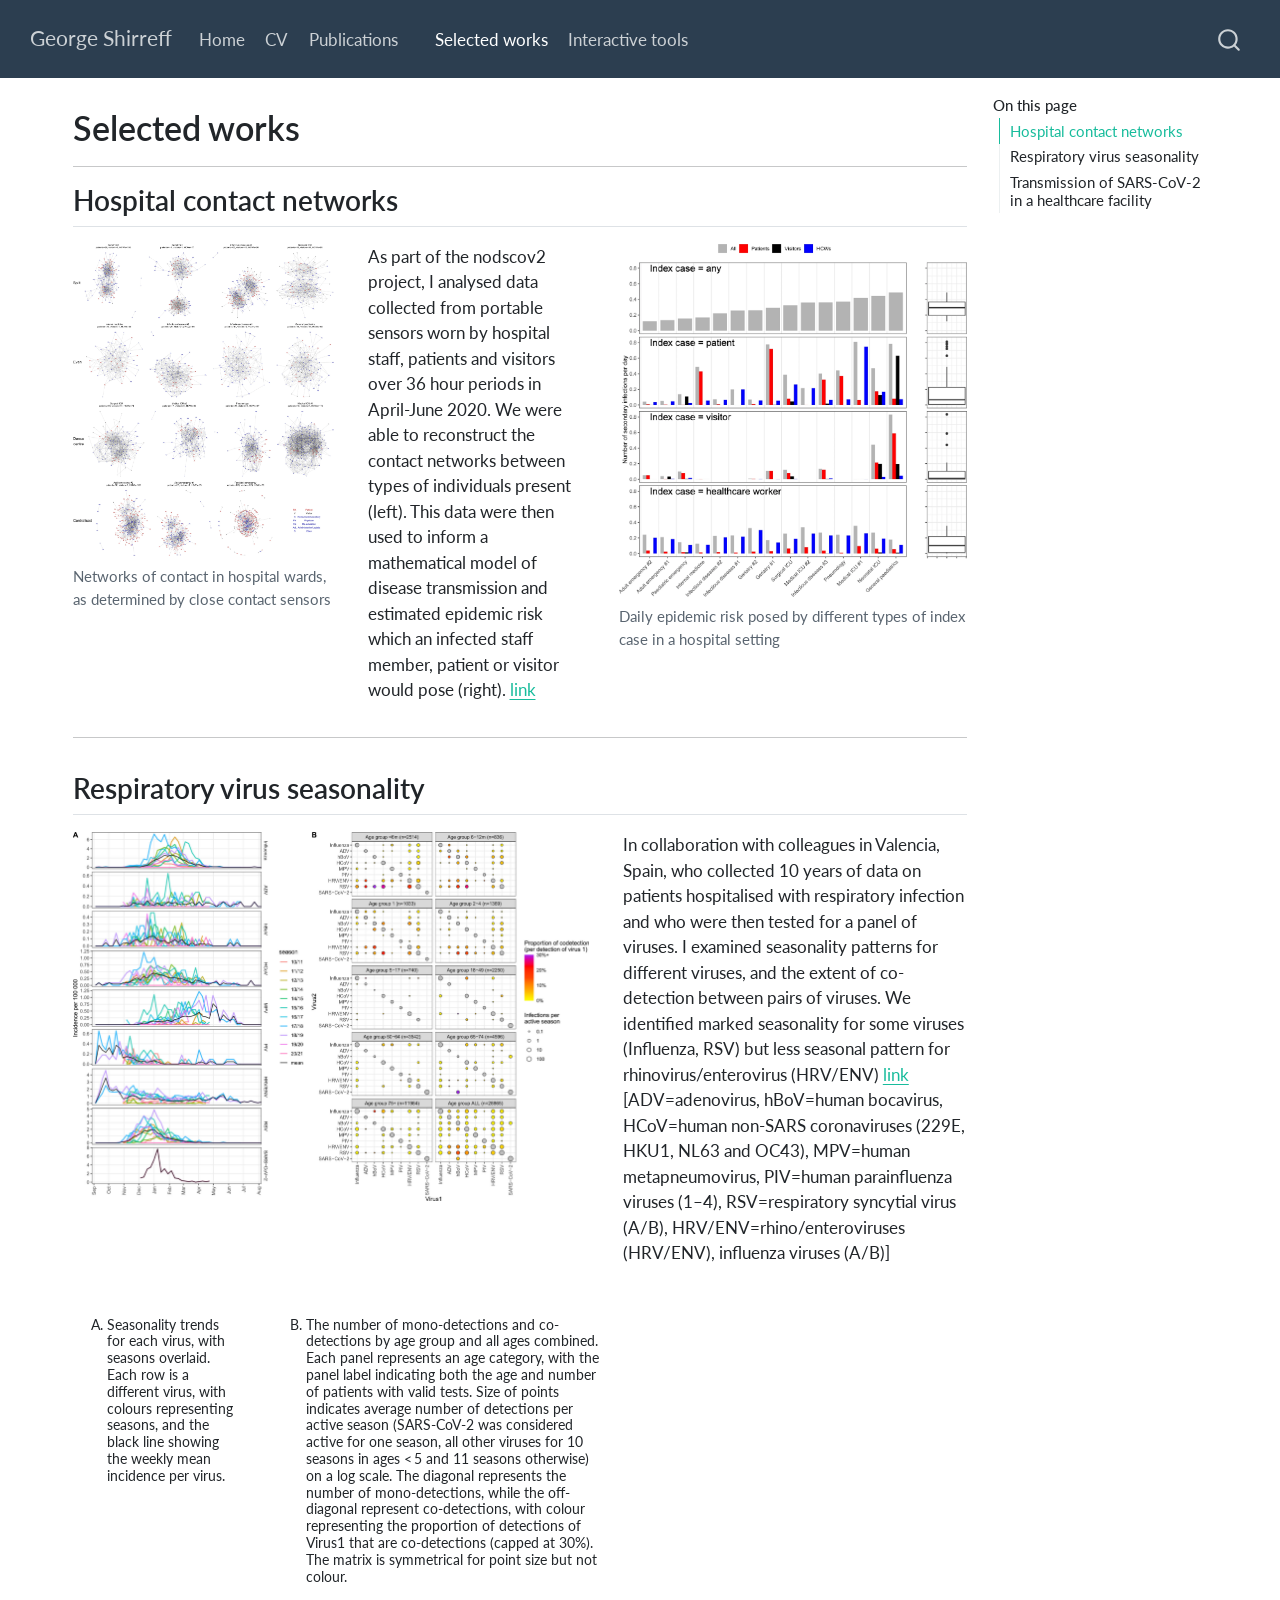
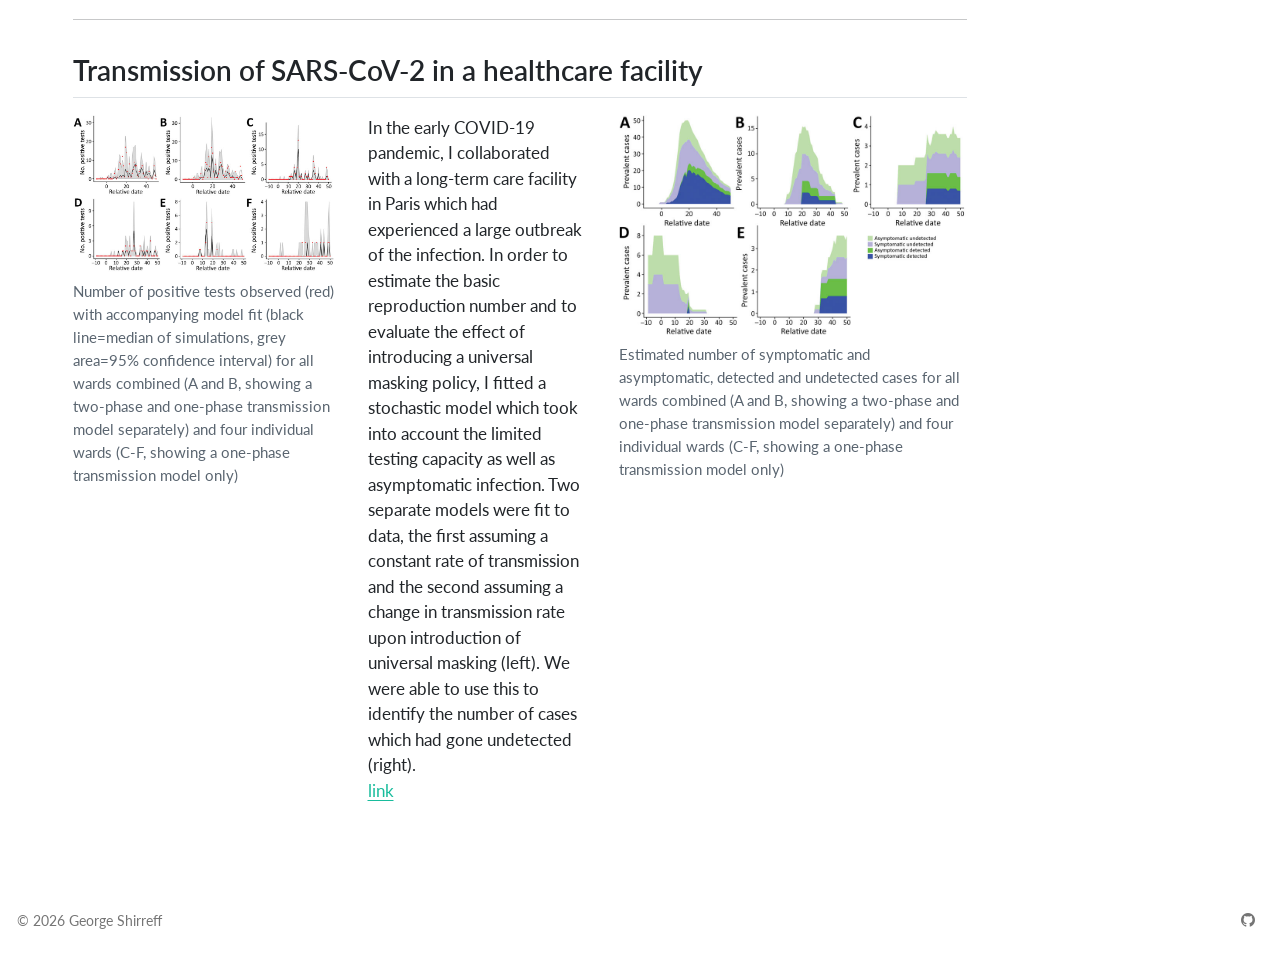
<file: docs/travaux.html>
<!DOCTYPE html>
<html xmlns="http://www.w3.org/1999/xhtml" lang="en" xml:lang="en"><head>

<meta charset="utf-8">
<meta name="generator" content="quarto-1.10.18">

<meta name="viewport" content="width=device-width, initial-scale=1.0, user-scalable=yes">


<title>Selected works – George Shirreff</title>
<style>
/* Default styles provided by pandoc.
** See https://pandoc.org/MANUAL.html#variables-for-html for config info.
*/
span.smallcaps{font-variant: small-caps;}
div.columns{display: flex; gap: 1.5em;}
div.column{flex: auto;}
@media screen {
div.columns{gap: min(4vw, 1.5em);}
div.column{overflow-x: auto;}
}
div.hanging-indent{margin-left: 1.5em; text-indent: -1.5em;}
ul.task-list{list-style: none;}
ul.task-list li input[type="checkbox"] {
  width: 0.8em;
  margin: 0 0.8em 0.2em -1em; /* quarto-specific, see https://github.com/quarto-dev/quarto-cli/issues/4556 */ 
  vertical-align: middle;
}
</style>


<script src="site_libs/quarto-nav/quarto-nav.js"></script>
<script src="site_libs/quarto-nav/headroom.min.js"></script>
<script src="site_libs/clipboard/clipboard.min.js"></script>
<script src="site_libs/quarto-search/autocomplete.umd.js"></script>
<script src="site_libs/quarto-search/fuse.min.js"></script>
<script src="site_libs/quarto-search/quarto-search.js"></script>
<meta name="quarto:offset" content="./">
<script src="site_libs/quarto-html/quarto.js" type="module"></script>
<script src="site_libs/quarto-html/tabsets/tabsets.js" type="module"></script>
<script src="site_libs/quarto-html/popper.min.js"></script>
<script src="site_libs/quarto-html/tippy.umd.min.js"></script>
<script src="site_libs/quarto-html/anchor.min.js"></script>
<link href="site_libs/quarto-html/tippy.css" rel="stylesheet">
<link href="site_libs/quarto-html/quarto-syntax-highlighting-64a204ab8560d761af7679ceaba22944.css" rel="stylesheet" id="quarto-text-highlighting-styles">
<script src="site_libs/bootstrap/bootstrap.min.js"></script>
<link href="site_libs/bootstrap/bootstrap-icons.css" rel="stylesheet">
<link href="site_libs/bootstrap/bootstrap-92404dd89b1444827012a9e3a58cda88.min.css" rel="stylesheet" append-hash="true" id="quarto-bootstrap" data-mode="light">
<script id="quarto-search-options" type="application/json">{
  "location": "navbar",
  "copy-button": false,
  "collapse-after": 3,
  "panel-placement": "end",
  "type": "overlay",
  "limit": 50,
  "keyboard-shortcut": [
    "f",
    "/",
    "s"
  ],
  "show-item-context": false,
  "language": {
    "search-no-results-text": "No results",
    "search-matching-documents-text": "matching documents",
    "search-copy-link-title": "Copy link to search",
    "search-hide-matches-text": "Hide additional matches",
    "search-more-match-text": "more match in this document",
    "search-more-matches-text": "more matches in this document",
    "search-clear-button-title": "Clear",
    "search-text-placeholder": "",
    "search-detached-cancel-button-title": "Cancel",
    "search-submit-button-title": "Submit",
    "search-label": "Search"
  }
}</script>
<style>html{ scroll-behavior: smooth; }</style>


<link rel="stylesheet" href="styles.css">
</head>

<body class="nav-fixed quarto-light">

<div id="quarto-search-results"></div>
  <header id="quarto-header" class="headroom fixed-top">
    <nav class="navbar navbar-expand-lg " data-bs-theme="dark">
      <div class="navbar-container container-fluid">
      <div class="navbar-brand-container mx-auto">
    <a class="navbar-brand" href="./index.html">
    <span class="navbar-title">George Shirreff</span>
    </a>
  </div>
            <div id="quarto-search" class="" title="Search"></div>
          <button class="navbar-toggler" type="button" data-bs-toggle="collapse" data-bs-target="#navbarCollapse" aria-controls="navbarCollapse" role="menu" aria-expanded="false" aria-label="Toggle navigation" onclick="if (window.quartoToggleHeadroom) { window.quartoToggleHeadroom(); }">
  <span class="navbar-toggler-icon"></span>
</button>
          <div class="collapse navbar-collapse" id="navbarCollapse">
            <ul class="navbar-nav navbar-nav-scroll me-auto">
  <li class="nav-item">
    <a class="nav-link" href="./index.html"> 
<span class="menu-text">Home</span></a>
  </li>  
  <li class="nav-item">
    <a class="nav-link" href="./cv.html"> 
<span class="menu-text">CV</span></a>
  </li>  
  <li class="nav-item">
    <a class="nav-link" href="./publications.html"> 
<span class="menu-text">Publications</span></a>
  </li>  
  <li class="nav-item compact">
    <a class="nav-link" href="./french_numbers.qmd"> 
<span class="menu-text"></span></a>
  </li>  
  <li class="nav-item">
    <a class="nav-link active" href="./travaux.html" aria-current="page"> 
<span class="menu-text">Selected works</span></a>
  </li>  
  <li class="nav-item">
    <a class="nav-link" href="./interactives.html"> 
<span class="menu-text">Interactive tools</span></a>
  </li>  
</ul>
          </div> <!-- /navcollapse -->
            <div class="quarto-navbar-tools">
</div>
      </div> <!-- /container-fluid -->
    </nav>
</header>
<!-- content -->
<div id="quarto-content" class="quarto-container page-columns page-rows-contents page-layout-full page-navbar">
<!-- sidebar -->
<!-- margin-sidebar -->
    <div id="quarto-margin-sidebar" class="sidebar margin-sidebar">
        <nav id="TOC" role="doc-toc" class="toc-active">
    <h2 id="toc-title">On this page</h2>
   
  <ul>
  <li><a href="#hospital-contact-networks" id="toc-hospital-contact-networks" class="nav-link active" data-scroll-target="#hospital-contact-networks">Hospital contact networks</a></li>
  <li><a href="#respiratory-virus-seasonality" id="toc-respiratory-virus-seasonality" class="nav-link" data-scroll-target="#respiratory-virus-seasonality">Respiratory virus seasonality</a></li>
  <li><a href="#transmission-of-sars-cov-2-in-a-healthcare-facility" id="toc-transmission-of-sars-cov-2-in-a-healthcare-facility" class="nav-link" data-scroll-target="#transmission-of-sars-cov-2-in-a-healthcare-facility">Transmission of SARS-CoV-2 in a healthcare facility</a></li>
  </ul>
</nav>
    </div>
<!-- main -->
<main class="content column-page-left" id="quarto-document-content">

<header id="title-block-header" class="quarto-title-block default">
<div class="quarto-title">
<h1 class="title">Selected works</h1>
</div>



<div class="quarto-title-meta column-page-left">

    
  
    
  </div>
  


</header>


<hr>
<section id="hospital-contact-networks" class="level2">
<h2 class="anchored" data-anchor-id="hospital-contact-networks">Hospital contact networks</h2>
<div class="columns my-columns">
<div class="column" style="width:30%;">
<div class="quarto-figure quarto-figure-center">
<figure class="figure">
<p><img src="img/nodscov2_model_Fig1_HTML.webp" class="img-fluid figure-img"></p>
<figcaption>Networks of contact in hospital wards, as determined by close contact sensors</figcaption>
</figure>
</div>
</div><div class="column" style="width:25%;">
<p>As part of the nodscov2 project, I analysed data collected from portable sensors worn by hospital staff, patients and visitors over 36 hour periods in April-June 2020. We were able to reconstruct the contact networks between types of individuals present (left). This data were then used to inform a mathematical model of disease transmission and estimated epidemic risk which an infected staff member, patient or visitor would pose (right). <a href="http://doi.org/10.1038/s41598-023-50228-8">link</a></p>
</div><div class="column" style="width:40%;">
<div class="quarto-figure quarto-figure-center">
<figure class="figure">
<p><img src="img/nodscov2_epirisk_Fig4_HTML.webp" class="img-fluid figure-img"></p>
<figcaption>Daily epidemic risk posed by different types of index case in a hospital setting</figcaption>
</figure>
</div>
</div>
</div>
<hr>
</section>
<section id="respiratory-virus-seasonality" class="level2">
<h2 class="anchored" data-anchor-id="respiratory-virus-seasonality">Respiratory virus seasonality</h2>
<div class="columns my-columns">
<div class="column" style="width:60%;">
<p><img src="img/seasonality_fig1.jpg" class="img-fluid"></p>
</div><div class="column" style="width:40%;">
<p>In collaboration with colleagues in Valencia, Spain, who collected 10 years of data on patients hospitalised with respiratory infection and who were then tested for a panel of viruses. I examined seasonality patterns for different viruses, and the extent of co-detection between pairs of viruses. We identified marked seasonality for some viruses (Influenza, RSV) but less seasonal pattern for rhinovirus/enterovirus (HRV/ENV) <a href="https://doi.org/10.1111/irv.70017">link</a> <br> [ADV=adenovirus, hBoV=human bocavirus, HCoV=human non-SARS coronaviruses (229E, HKU1, NL63 and OC43), MPV=human metapneumovirus, PIV=human parainfluenza viruses (1–4), RSV=respiratory syncytial virus (A/B), HRV/ENV=rhino/enteroviruses (HRV/ENV), influenza viruses (A/B)]</p>
</div>
</div>
<div class="columns my-columns">
<div class="column" style="width:20%;">
<h1 style="font-size:14px; font-weight:normal ">
<ol type="A">
<li>Seasonality trends for each virus, with seasons overlaid. Each row is a different virus, with colours representing seasons, and the black line showing the weekly mean incidence per virus.</li>
</ol>
</h1>
</div><div class="column" style="width:40%;">
<h1 style="font-size:14px; font-weight:normal ">
<ol start="2" type="A">
<li>The number of mono-detections and co-detections by age group and all ages combined. Each panel represents an age category, with the panel label indicating both the age and number of patients with valid tests. Size of points indicates average number of detections per active season (SARS-CoV-2 was considered active for one season, all other viruses for 10 seasons in ages &lt; 5 and 11 seasons otherwise) on a log scale. The diagonal represents the number of mono-detections, while the off-diagonal represent co-detections, with colour representing the proportion of detections of Virus1 that are co-detections (capped at 30%). The matrix is symmetrical for point size but not colour.</li>
</ol>
</h1>
</div><div class="column" style="width:40%;">

</div>
</div>
<hr>
</section>
<section id="transmission-of-sars-cov-2-in-a-healthcare-facility" class="level2">
<h2 class="anchored" data-anchor-id="transmission-of-sars-cov-2-in-a-healthcare-facility">Transmission of SARS-CoV-2 in a healthcare facility</h2>
<div class="columns my-columns">
<div class="column" style="width:30%;">
<div class="quarto-figure quarto-figure-center">
<figure class="figure">
<p><img src="img/eid_fig3.jpg" class="img-fluid figure-img"></p>
<figcaption>Number of positive tests observed (red) with accompanying model fit (black line=median of simulations, grey area=95% confidence interval) for all wards combined (A and B, showing a two-phase and one-phase transmission model separately) and four individual wards (C-F, showing a one-phase transmission model only)</figcaption>
</figure>
</div>
</div><div class="column" style="width:25%;">
<p>In the early COVID-19 pandemic, I collaborated with a long-term care facility in Paris which had experienced a large outbreak of the infection. In order to estimate the basic reproduction number and to evaluate the effect of introducing a universal masking policy, I fitted a stochastic model which took into account the limited testing capacity as well as asymptomatic infection. Two separate models were fit to data, the first assuming a constant rate of transmission and the second assuming a change in transmission rate upon introduction of universal masking (left). We were able to use this to identify the number of cases which had gone undetected (right).<br>
<a href="http://doi.org/10.3201/eid2807.212339">link</a></p>
</div><div class="column" style="width:40%;">
<div class="quarto-figure quarto-figure-center">
<figure class="figure">
<p><img src="img/eid_fig4.jpg" class="img-fluid figure-img"></p>
<figcaption>Estimated number of symptomatic and asymptomatic, detected and undetected cases for all wards combined (A and B, showing a two-phase and one-phase transmission model separately) and four individual wards (C-F, showing a one-phase transmission model only)</figcaption>
</figure>
</div>
</div>
</div>


</section>

</main> <!-- /main -->
<script id="quarto-html-after-body" type="application/javascript">
  window.document.addEventListener("DOMContentLoaded", function (event) {
    const icon = "";
    const anchorJS = new window.AnchorJS();
    anchorJS.options = {
      placement: 'right',
      icon: icon
    };
    anchorJS.add('.anchored');
    const isCodeAnnotation = (el) => {
      for (const clz of el.classList) {
        if (clz.startsWith('code-annotation-')) {                     
          return true;
        }
      }
      return false;
    }
    const onCopySuccess = function(e) {
      // button target
      const button = e.trigger;
      // don't keep focus
      button.blur();
      // flash "checked"
      button.classList.add('code-copy-button-checked');
      var currentTitle = button.getAttribute("title");
      button.setAttribute("title", "Copied!");
      let tooltip;
      if (window.bootstrap) {
        button.setAttribute("data-bs-toggle", "tooltip");
        button.setAttribute("data-bs-placement", "left");
        button.setAttribute("data-bs-title", "Copied!");
        tooltip = new bootstrap.Tooltip(button, 
          { trigger: "manual", 
            customClass: "code-copy-button-tooltip",
            offset: [0, -8]});
        tooltip.show();    
      }
      setTimeout(function() {
        if (tooltip) {
          tooltip.hide();
          button.removeAttribute("data-bs-title");
          button.removeAttribute("data-bs-toggle");
          button.removeAttribute("data-bs-placement");
        }
        button.setAttribute("title", currentTitle);
        button.classList.remove('code-copy-button-checked');
      }, 1000);
      // clear code selection
      e.clearSelection();
    }
    const getTextToCopy = function(trigger) {
      const outerScaffold = trigger.parentElement.cloneNode(true);
      const codeEl = outerScaffold.querySelector('code');
      for (const childEl of codeEl.children) {
        if (isCodeAnnotation(childEl)) {
          childEl.remove();
        }
      }
      return codeEl.innerText;
    }
    const clipboard = new window.ClipboardJS('.code-copy-button:not([data-in-quarto-modal])', {
      text: getTextToCopy
    });
    clipboard.on('success', onCopySuccess);
    if (window.document.getElementById('quarto-embedded-source-code-modal')) {
      const clipboardModal = new window.ClipboardJS('.code-copy-button[data-in-quarto-modal]', {
        text: getTextToCopy,
        container: window.document.getElementById('quarto-embedded-source-code-modal')
      });
      clipboardModal.on('success', onCopySuccess);
    }
      var localhostRegex = new RegExp(/^(?:http|https):\/\/localhost\:?[0-9]*\//);
      var mailtoRegex = new RegExp(/^mailto:/);
        var filterRegex = new RegExp('/' + window.location.host + '/');
      var isInternal = (href) => {
          return filterRegex.test(href) || localhostRegex.test(href) || mailtoRegex.test(href);
      }
      // Inspect non-navigation links and adorn them if external
     var links = window.document.querySelectorAll('a[href]:not(.nav-link):not(.navbar-brand):not(.toc-action):not(.sidebar-link):not(.sidebar-item-toggle):not(.pagination-link):not(.no-external):not([aria-hidden]):not(.dropdown-item):not(.quarto-navigation-tool):not(.about-link)');
      for (var i=0; i<links.length; i++) {
        const link = links[i];
        if (!isInternal(link.href)) {
          // undo the damage that might have been done by quarto-nav.js in the case of
          // links that we want to consider external
          if (link.dataset.originalHref !== undefined) {
            link.href = link.dataset.originalHref;
          }
        }
      }
    function tippyHover(el, contentFn, onTriggerFn, onUntriggerFn) {
      const config = {
        allowHTML: true,
        maxWidth: 500,
        delay: 100,
        arrow: false,
        appendTo: function(el) {
            return el.parentElement;
        },
        interactive: true,
        interactiveBorder: 10,
        theme: 'quarto',
        placement: 'bottom-start',
      };
      if (contentFn) {
        config.content = contentFn;
      }
      if (onTriggerFn) {
        config.onTrigger = onTriggerFn;
      }
      if (onUntriggerFn) {
        config.onUntrigger = onUntriggerFn;
      }
      window.tippy(el, config); 
    }
    const noterefs = window.document.querySelectorAll('a[role="doc-noteref"]');
    for (var i=0; i<noterefs.length; i++) {
      const ref = noterefs[i];
      tippyHover(ref, function() {
        // use id or data attribute instead here
        let href = ref.getAttribute('data-footnote-href') || ref.getAttribute('href');
        try { href = new URL(href).hash; } catch {}
        const id = href.replace(/^#\/?/, "");
        const note = window.document.getElementById(id);
        if (note) {
          return note.innerHTML;
        } else {
          return "";
        }
      });
    }
    const xrefs = window.document.querySelectorAll('a.quarto-xref');
    const processXRef = (id, note) => {
      // Strip column container classes
      const stripColumnClz = (el) => {
        el.classList.remove("page-full", "page-columns");
        if (el.children) {
          for (const child of el.children) {
            stripColumnClz(child);
          }
        }
      }
      stripColumnClz(note)
      if (id === null || id.startsWith('sec-')) {
        // Special case sections, only their first couple elements
        const container = document.createElement("div");
        if (note.children && note.children.length > 2) {
          container.appendChild(note.children[0].cloneNode(true));
          for (let i = 1; i < note.children.length; i++) {
            const child = note.children[i];
            if (child.tagName === "P" && child.innerText === "") {
              continue;
            } else {
              container.appendChild(child.cloneNode(true));
              break;
            }
          }
          if (window.Quarto?.typesetMath) {
            window.Quarto.typesetMath(container);
          }
          return container.innerHTML
        } else {
          if (window.Quarto?.typesetMath) {
            window.Quarto.typesetMath(note);
          }
          return note.innerHTML;
        }
      } else {
        // Remove any anchor links if they are present
        const anchorLink = note.querySelector('a.anchorjs-link');
        if (anchorLink) {
          anchorLink.remove();
        }
        if (window.Quarto?.typesetMath) {
          window.Quarto.typesetMath(note);
        }
        if (note.classList.contains("callout")) {
          return note.outerHTML;
        } else {
          return note.innerHTML;
        }
      }
    }
    for (var i=0; i<xrefs.length; i++) {
      const xref = xrefs[i];
      tippyHover(xref, undefined, function(instance) {
        instance.disable();
        let url = xref.getAttribute('href');
        let hash = undefined; 
        if (url.startsWith('#')) {
          hash = url;
        } else {
          try { hash = new URL(url).hash; } catch {}
        }
        if (hash) {
          const id = hash.replace(/^#\/?/, "");
          const note = window.document.getElementById(id);
          if (note !== null) {
            try {
              const html = processXRef(id, note.cloneNode(true));
              instance.setContent(html);
            } finally {
              instance.enable();
              instance.show();
            }
          } else {
            // See if we can fetch this
            fetch(url.split('#')[0])
            .then(res => res.text())
            .then(html => {
              const parser = new DOMParser();
              const htmlDoc = parser.parseFromString(html, "text/html");
              const note = htmlDoc.getElementById(id);
              if (note !== null) {
                const html = processXRef(id, note);
                instance.setContent(html);
              } 
            }).finally(() => {
              instance.enable();
              instance.show();
            });
          }
        } else {
          // See if we can fetch a full url (with no hash to target)
          // This is a special case and we should probably do some content thinning / targeting
          fetch(url)
          .then(res => res.text())
          .then(html => {
            const parser = new DOMParser();
            const htmlDoc = parser.parseFromString(html, "text/html");
            const note = htmlDoc.querySelector('main.content');
            if (note !== null) {
              // This should only happen for chapter cross references
              // (since there is no id in the URL)
              // remove the first header
              if (note.children.length > 0 && note.children[0].tagName === "HEADER") {
                note.children[0].remove();
              }
              const html = processXRef(null, note);
              instance.setContent(html);
            } 
          }).finally(() => {
            instance.enable();
            instance.show();
          });
        }
      }, function(instance) {
      });
    }
        let selectedAnnoteEl;
        const selectorForAnnotation = ( cell, annotation) => {
          let cellAttr = 'data-code-cell="' + cell + '"';
          let lineAttr = 'data-code-annotation="' +  annotation + '"';
          const selector = 'span[' + cellAttr + '][' + lineAttr + ']';
          return selector;
        }
        const selectCodeLines = (annoteEl) => {
          const doc = window.document;
          const targetCell = annoteEl.getAttribute("data-target-cell");
          const targetAnnotation = annoteEl.getAttribute("data-target-annotation");
          const annoteSpan = window.document.querySelector(selectorForAnnotation(targetCell, targetAnnotation));
          const lines = annoteSpan.getAttribute("data-code-lines").split(",");
          const lineIds = lines.map((line) => {
            return targetCell + "-" + line;
          })
          let top = null;
          let height = null;
          let parent = null;
          if (lineIds.length > 0) {
              //compute the position of the single el (top and bottom and make a div)
              const el = window.document.getElementById(lineIds[0]);
              top = el.offsetTop;
              height = el.offsetHeight;
              parent = el.parentElement.parentElement;
            if (lineIds.length > 1) {
              const lastEl = window.document.getElementById(lineIds[lineIds.length - 1]);
              const bottom = lastEl.offsetTop + lastEl.offsetHeight;
              height = bottom - top;
            }
            if (top !== null && height !== null && parent !== null) {
              // cook up a div (if necessary) and position it 
              let div = window.document.getElementById("code-annotation-line-highlight");
              if (div === null) {
                div = window.document.createElement("div");
                div.setAttribute("id", "code-annotation-line-highlight");
                div.style.position = 'absolute';
                parent.appendChild(div);
              }
              div.style.top = top - 2 + "px";
              div.style.height = height + 4 + "px";
              div.style.left = 0;
              let gutterDiv = window.document.getElementById("code-annotation-line-highlight-gutter");
              if (gutterDiv === null) {
                gutterDiv = window.document.createElement("div");
                gutterDiv.setAttribute("id", "code-annotation-line-highlight-gutter");
                gutterDiv.style.position = 'absolute';
                const codeCell = window.document.getElementById(targetCell);
                const gutter = codeCell.querySelector('.code-annotation-gutter');
                gutter.appendChild(gutterDiv);
              }
              gutterDiv.style.top = top - 2 + "px";
              gutterDiv.style.height = height + 4 + "px";
            }
            selectedAnnoteEl = annoteEl;
          }
        };
        const unselectCodeLines = () => {
          const elementsIds = ["code-annotation-line-highlight", "code-annotation-line-highlight-gutter"];
          elementsIds.forEach((elId) => {
            const div = window.document.getElementById(elId);
            if (div) {
              div.remove();
            }
          });
          selectedAnnoteEl = undefined;
        };
          // Handle positioning of the toggle
      window.addEventListener(
        "resize",
        throttle(() => {
          elRect = undefined;
          if (selectedAnnoteEl) {
            selectCodeLines(selectedAnnoteEl);
          }
        }, 10)
      );
      function throttle(fn, ms) {
      let throttle = false;
      let timer;
        return (...args) => {
          if(!throttle) { // first call gets through
              fn.apply(this, args);
              throttle = true;
          } else { // all the others get throttled
              if(timer) clearTimeout(timer); // cancel #2
              timer = setTimeout(() => {
                fn.apply(this, args);
                timer = throttle = false;
              }, ms);
          }
        };
      }
        // Attach click handler to the DT
        const annoteDls = window.document.querySelectorAll('dt[data-target-cell]');
        for (const annoteDlNode of annoteDls) {
          annoteDlNode.addEventListener('click', (event) => {
            const clickedEl = event.target;
            if (clickedEl !== selectedAnnoteEl) {
              unselectCodeLines();
              const activeEl = window.document.querySelector('dt[data-target-cell].code-annotation-active');
              if (activeEl) {
                activeEl.classList.remove('code-annotation-active');
              }
              selectCodeLines(clickedEl);
              clickedEl.classList.add('code-annotation-active');
            } else {
              // Unselect the line
              unselectCodeLines();
              clickedEl.classList.remove('code-annotation-active');
            }
          });
        }
    const findCites = (el) => {
      const parentEl = el.parentElement;
      if (parentEl) {
        const cites = parentEl.dataset.cites;
        if (cites) {
          return {
            el,
            cites: cites.split(' ')
          };
        } else {
          return findCites(el.parentElement)
        }
      } else {
        return undefined;
      }
    };
    var bibliorefs = window.document.querySelectorAll('a[role="doc-biblioref"]');
    for (var i=0; i<bibliorefs.length; i++) {
      const ref = bibliorefs[i];
      const citeInfo = findCites(ref);
      if (citeInfo) {
        tippyHover(citeInfo.el, function() {
          var popup = window.document.createElement('div');
          citeInfo.cites.forEach(function(cite) {
            var citeDiv = window.document.createElement('div');
            citeDiv.classList.add('hanging-indent');
            citeDiv.classList.add('csl-entry');
            var biblioDiv = window.document.getElementById('ref-' + cite);
            if (biblioDiv) {
              citeDiv.innerHTML = biblioDiv.innerHTML;
            }
            popup.appendChild(citeDiv);
          });
          return popup.innerHTML;
        });
      }
    }
  });
  </script>
</div> <!-- /content -->
<footer class="footer">
  <div class="nav-footer">
    <div class="nav-footer-left">
<p>© 2026 George Shirreff</p>
</div>   
    <div class="nav-footer-center">
      &nbsp;
    </div>
    <div class="nav-footer-right">
      <ul class="footer-items list-unstyled">
    <li class="nav-item compact">
    <a class="nav-link" href="https://github.com/georgeshirreff">
      <i class="bi bi-github" role="img">
</i> 
    </a>
  </li>  
</ul>
    </div>
  </div>
</footer>




<script src="site_libs/quarto-html/zenscroll-min.js"></script>
</body></html>
</file>
<file: docs/site_libs/quarto-html/tippy.css>
.tippy-box[data-animation=fade][data-state=hidden]{opacity:0}[data-tippy-root]{max-width:calc(100vw - 10px)}.tippy-box{position:relative;background-color:#333;color:#fff;border-radius:4px;font-size:14px;line-height:1.4;white-space:normal;outline:0;transition-property:transform,visibility,opacity}.tippy-box[data-placement^=top]>.tippy-arrow{bottom:0}.tippy-box[data-placement^=top]>.tippy-arrow:before{bottom:-7px;left:0;border-width:8px 8px 0;border-top-color:initial;transform-origin:center top}.tippy-box[data-placement^=bottom]>.tippy-arrow{top:0}.tippy-box[data-placement^=bottom]>.tippy-arrow:before{top:-7px;left:0;border-width:0 8px 8px;border-bottom-color:initial;transform-origin:center bottom}.tippy-box[data-placement^=left]>.tippy-arrow{right:0}.tippy-box[data-placement^=left]>.tippy-arrow:before{border-width:8px 0 8px 8px;border-left-color:initial;right:-7px;transform-origin:center left}.tippy-box[data-placement^=right]>.tippy-arrow{left:0}.tippy-box[data-placement^=right]>.tippy-arrow:before{left:-7px;border-width:8px 8px 8px 0;border-right-color:initial;transform-origin:center right}.tippy-box[data-inertia][data-state=visible]{transition-timing-function:cubic-bezier(.54,1.5,.38,1.11)}.tippy-arrow{width:16px;height:16px;color:#333}.tippy-arrow:before{content:"";position:absolute;border-color:transparent;border-style:solid}.tippy-content{position:relative;padding:5px 9px;z-index:1}
</file>
<file: docs/site_libs/quarto-html/quarto-syntax-highlighting-64a204ab8560d761af7679ceaba22944.css>
/* quarto syntax highlight colors */
:root {
  --quarto-hl-ot-color: #003B4F;
  --quarto-hl-at-color: #657422;
  --quarto-hl-ss-color: #20794D;
  --quarto-hl-an-color: #5E5E5E;
  --quarto-hl-fu-color: #4758AB;
  --quarto-hl-st-color: #20794D;
  --quarto-hl-cf-color: #003B4F;
  --quarto-hl-op-color: #5E5E5E;
  --quarto-hl-er-color: #AD0000;
  --quarto-hl-bn-color: #AD0000;
  --quarto-hl-al-color: #AD0000;
  --quarto-hl-va-color: #111111;
  --quarto-hl-bu-color: inherit;
  --quarto-hl-ex-color: inherit;
  --quarto-hl-pp-color: #AD0000;
  --quarto-hl-in-color: #5E5E5E;
  --quarto-hl-vs-color: #20794D;
  --quarto-hl-wa-color: #5E5E5E;
  --quarto-hl-do-color: #5E5E5E;
  --quarto-hl-im-color: #00769E;
  --quarto-hl-ch-color: #20794D;
  --quarto-hl-dt-color: #AD0000;
  --quarto-hl-fl-color: #AD0000;
  --quarto-hl-co-color: #5E5E5E;
  --quarto-hl-cv-color: #5E5E5E;
  --quarto-hl-cn-color: #8f5902;
  --quarto-hl-sc-color: #5E5E5E;
  --quarto-hl-dv-color: #AD0000;
  --quarto-hl-kw-color: #003B4F;
}

/* other quarto variables */
:root {
  --quarto-font-monospace: SFMono-Regular, Menlo, Monaco, Consolas, "Liberation Mono", "Courier New", monospace;
}

/* syntax highlight based on Pandoc's rules */
pre > code.sourceCode > span {
  color: #003B4F;
}

code.sourceCode > span {
  color: #003B4F;
}

div.sourceCode,
div.sourceCode pre.sourceCode {
  color: #003B4F;
}

/* Normal */
code span {
  color: #003B4F;
}

/* Alert */
code span.al {
  color: #AD0000;
  font-style: inherit;
}

/* Annotation */
code span.an {
  color: #5E5E5E;
  font-style: inherit;
}

/* Attribute */
code span.at {
  color: #657422;
  font-style: inherit;
}

/* BaseN */
code span.bn {
  color: #AD0000;
  font-style: inherit;
}

/* BuiltIn */
code span.bu {
  font-style: inherit;
}

/* ControlFlow */
code span.cf {
  color: #003B4F;
  font-weight: bold;
  font-style: inherit;
}

/* Char */
code span.ch {
  color: #20794D;
  font-style: inherit;
}

/* Constant */
code span.cn {
  color: #8f5902;
  font-style: inherit;
}

/* Comment */
code span.co {
  color: #5E5E5E;
  font-style: inherit;
}

/* CommentVar */
code span.cv {
  color: #5E5E5E;
  font-style: italic;
}

/* Documentation */
code span.do {
  color: #5E5E5E;
  font-style: italic;
}

/* DataType */
code span.dt {
  color: #AD0000;
  font-style: inherit;
}

/* DecVal */
code span.dv {
  color: #AD0000;
  font-style: inherit;
}

/* Error */
code span.er {
  color: #AD0000;
  font-style: inherit;
}

/* Extension */
code span.ex {
  font-style: inherit;
}

/* Float */
code span.fl {
  color: #AD0000;
  font-style: inherit;
}

/* Function */
code span.fu {
  color: #4758AB;
  font-style: inherit;
}

/* Import */
code span.im {
  color: #00769E;
  font-style: inherit;
}

/* Information */
code span.in {
  color: #5E5E5E;
  font-style: inherit;
}

/* Keyword */
code span.kw {
  color: #003B4F;
  font-weight: bold;
  font-style: inherit;
}

/* Operator */
code span.op {
  color: #5E5E5E;
  font-style: inherit;
}

/* Other */
code span.ot {
  color: #003B4F;
  font-style: inherit;
}

/* Preprocessor */
code span.pp {
  color: #AD0000;
  font-style: inherit;
}

/* SpecialChar */
code span.sc {
  color: #5E5E5E;
  font-style: inherit;
}

/* SpecialString */
code span.ss {
  color: #20794D;
  font-style: inherit;
}

/* String */
code span.st {
  color: #20794D;
  font-style: inherit;
}

/* Variable */
code span.va {
  color: #111111;
  font-style: inherit;
}

/* VerbatimString */
code span.vs {
  color: #20794D;
  font-style: inherit;
}

/* Warning */
code span.wa {
  color: #5E5E5E;
  font-style: italic;
}

.prevent-inlining {
  content: "</";
}

/*# sourceMappingURL=9d8d5bb603a83b8298b89080a598c93b.css.map */
</file>
<file: docs/styles.css>
/* css styles */

.my-columns {
  display: flex !important;
  gap: 2em !important;
}

.author-tooltip {
  position: relative;
  cursor: pointer;
  border-bottom: 1px dotted #666;
}

.tooltip-text {
  visibility: hidden;
  opacity: 0;
  position: absolute;
  z-index: 9999;
  
  width: 350px;
  padding: 10px;
  
  background: white;
  color: black;
  border: 1px solid #ccc;
  border-radius: 5px;
  box-shadow: 0 2px 8px rgba(0,0,0,0.2);

  top: 0;
  left: 100%;
  margin-left: 10px;
  
  transition: opacity 0.15s;
}

.my-button {
  display: inline-block;
  padding: 8px 16px;
  margin-right: 8px;
  margin-bottom: 8px;
  background-color: #0d6efd;
  color: white !important;
  text-decoration: none;
  border-radius: 5px;
  border: 1px solid #0d6efd;
}

.my-button:hover {
  background-color: #0b5ed7;
  color: white !important;
  text-decoration: none;
}

.author-tooltip:hover .tooltip-text {
  visibility: visible;
  opacity: 1;
}

.gt_table tbody td {
  overflow: visible !important;
  
  background-color: lavenderblush !important;
}

.gt_table th {
  background-color: lavenderblush !important;
}

.caption p {
  font-size: 100px;
}

.my-paragraph {
  font-size: 4px;
}
</file>
